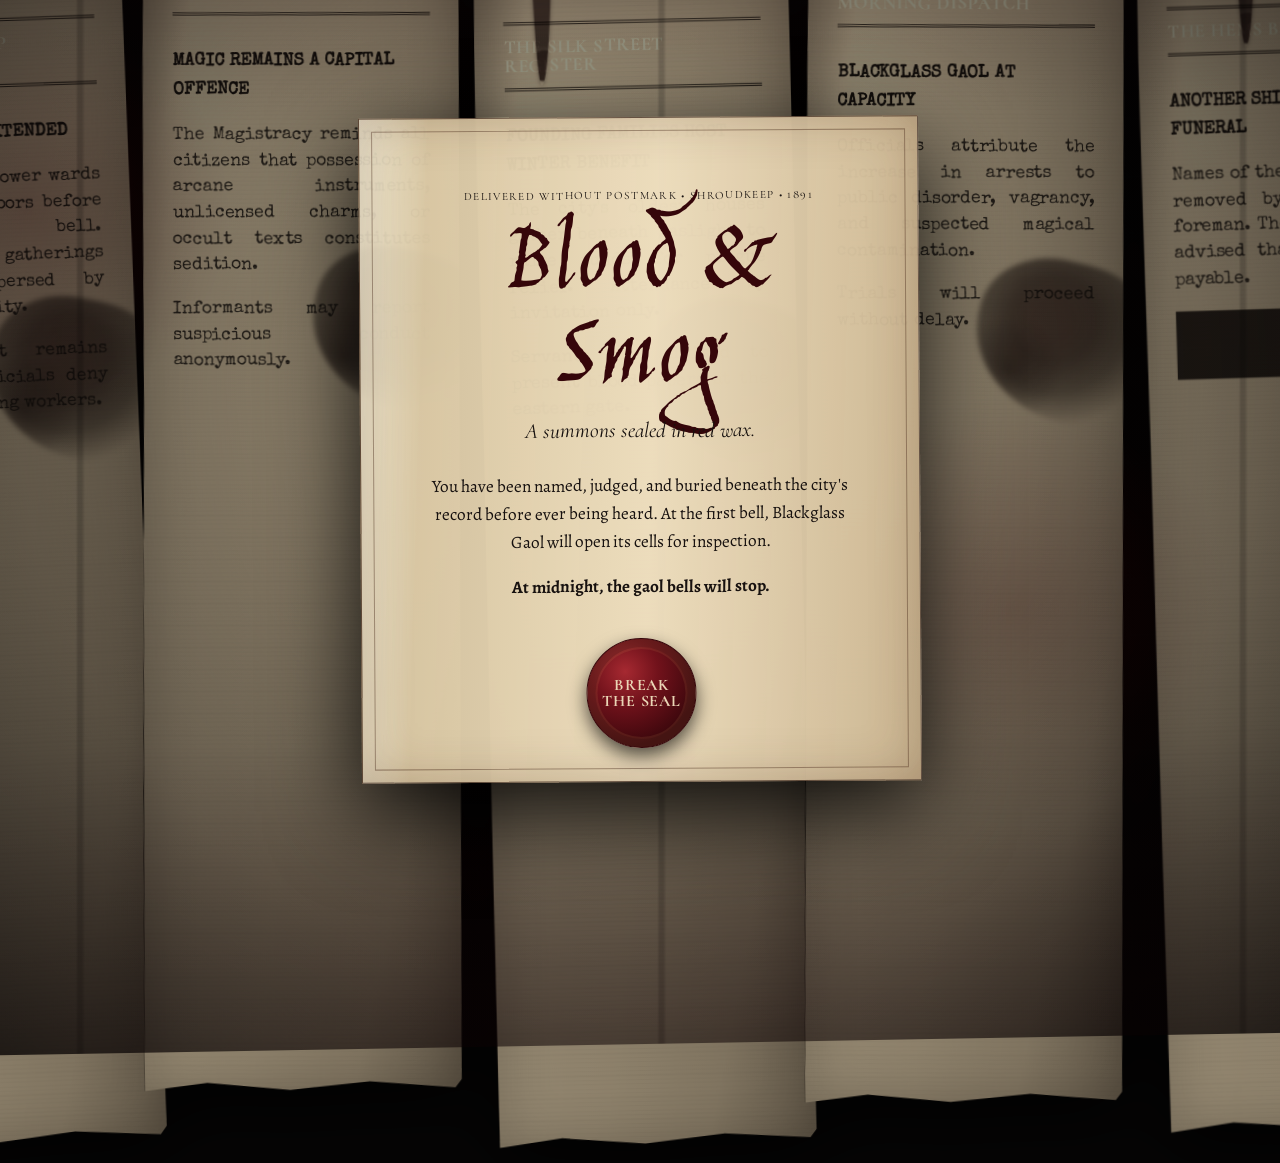
<file: index.html>
<!doctype html>
<html lang="en">
<head>
  <meta charset="utf-8">
  <meta name="viewport" content="width=device-width, initial-scale=1">
  <meta name="description" content="Blood & Smog — a gothic horror campaign set in Shroudkeep, 1891.">
  <title>Blood & Smog | Break the Seal</title>
  <link rel="stylesheet" href="styles.css">
</head>
<body class="landing-page">
  <div class="newspaper-wall" aria-hidden="true">
    <article class="news-column"><h2>The Shroudkeep Chronicle</h2><strong>PLAGUE CURFEW EXTENDED</strong><p>Citizens of the lower wards are ordered indoors before the ninth bell. Unauthorized gatherings will be dispersed by Sentinel authority.</p><p>Factory output remains unaffected. Officials deny reports of missing workers.</p></article>
    <article class="news-column"><h2>Evening Gazette</h2><strong>MAGIC REMAINS A CAPITAL OFFENCE</strong><p>The Magistracy reminds all citizens that possession of arcane instruments, unlicensed charms, or occult texts constitutes sedition.</p><p>Informants may report suspicious conduct anonymously.</p></article>
    <article class="news-column"><h2>The Silk Street Register</h2><strong>FOUNDING FAMILIES HOST WINTER BENEFIT</strong><p>The city's oldest houses gather beneath gaslight to raise funds for plague relief. Attendance by invitation only.</p><p>Servants are advised to present blood papers at the eastern gate.</p></article>
    <article class="news-column"><h2>Morning Dispatch</h2><strong>BLACKGLASS GAOL AT CAPACITY</strong><p>Officials attribute the increase in arrests to public disorder, vagrancy, and suspected magical contamination.</p><p>Trials will proceed without delay.</p></article>
    <article class="news-column"><h2>The Hems Broadside</h2><strong>ANOTHER SHIFT, ANOTHER FUNERAL</strong><p>Names of the dead have been removed by order of the foreman. Their families are advised that debts remain payable.</p><p class="redacted">Someone is keeping a second list.</p></article>
  </div>

  <main class="letter" aria-label="Sealed campaign invitation">
    <p class="document-kicker">Delivered without postmark • Shroudkeep • 1891</p>
    <h1 class="landing-title">Blood &amp; Smog</h1>
    <p class="landing-subtitle">A summons sealed in red wax.</p>
    <p class="letter-copy">You have been named, judged, and buried beneath the city's record before ever being heard. At the first bell, Blackglass Gaol will open its cells for inspection.</p>
    <p class="letter-copy"><strong>At midnight, the gaol bells will stop.</strong></p>
    <button class="seal-button" id="breakSeal" aria-label="Break the wax seal and enter">Break<br>the Seal</button>
  </main>

  <div class="transition-overlay" id="transitionOverlay"></div>
  <script>
    document.getElementById('breakSeal').addEventListener('click', () => {
      const crack = document.createElement('div');
      crack.className = 'seal-crack';
      document.body.appendChild(crack);
      document.getElementById('transitionOverlay').classList.add('active');
      setTimeout(() => window.location.href = 'home.html', 900);
    });
  </script>
<script src="script.js"></script></body>
</html>
</file>
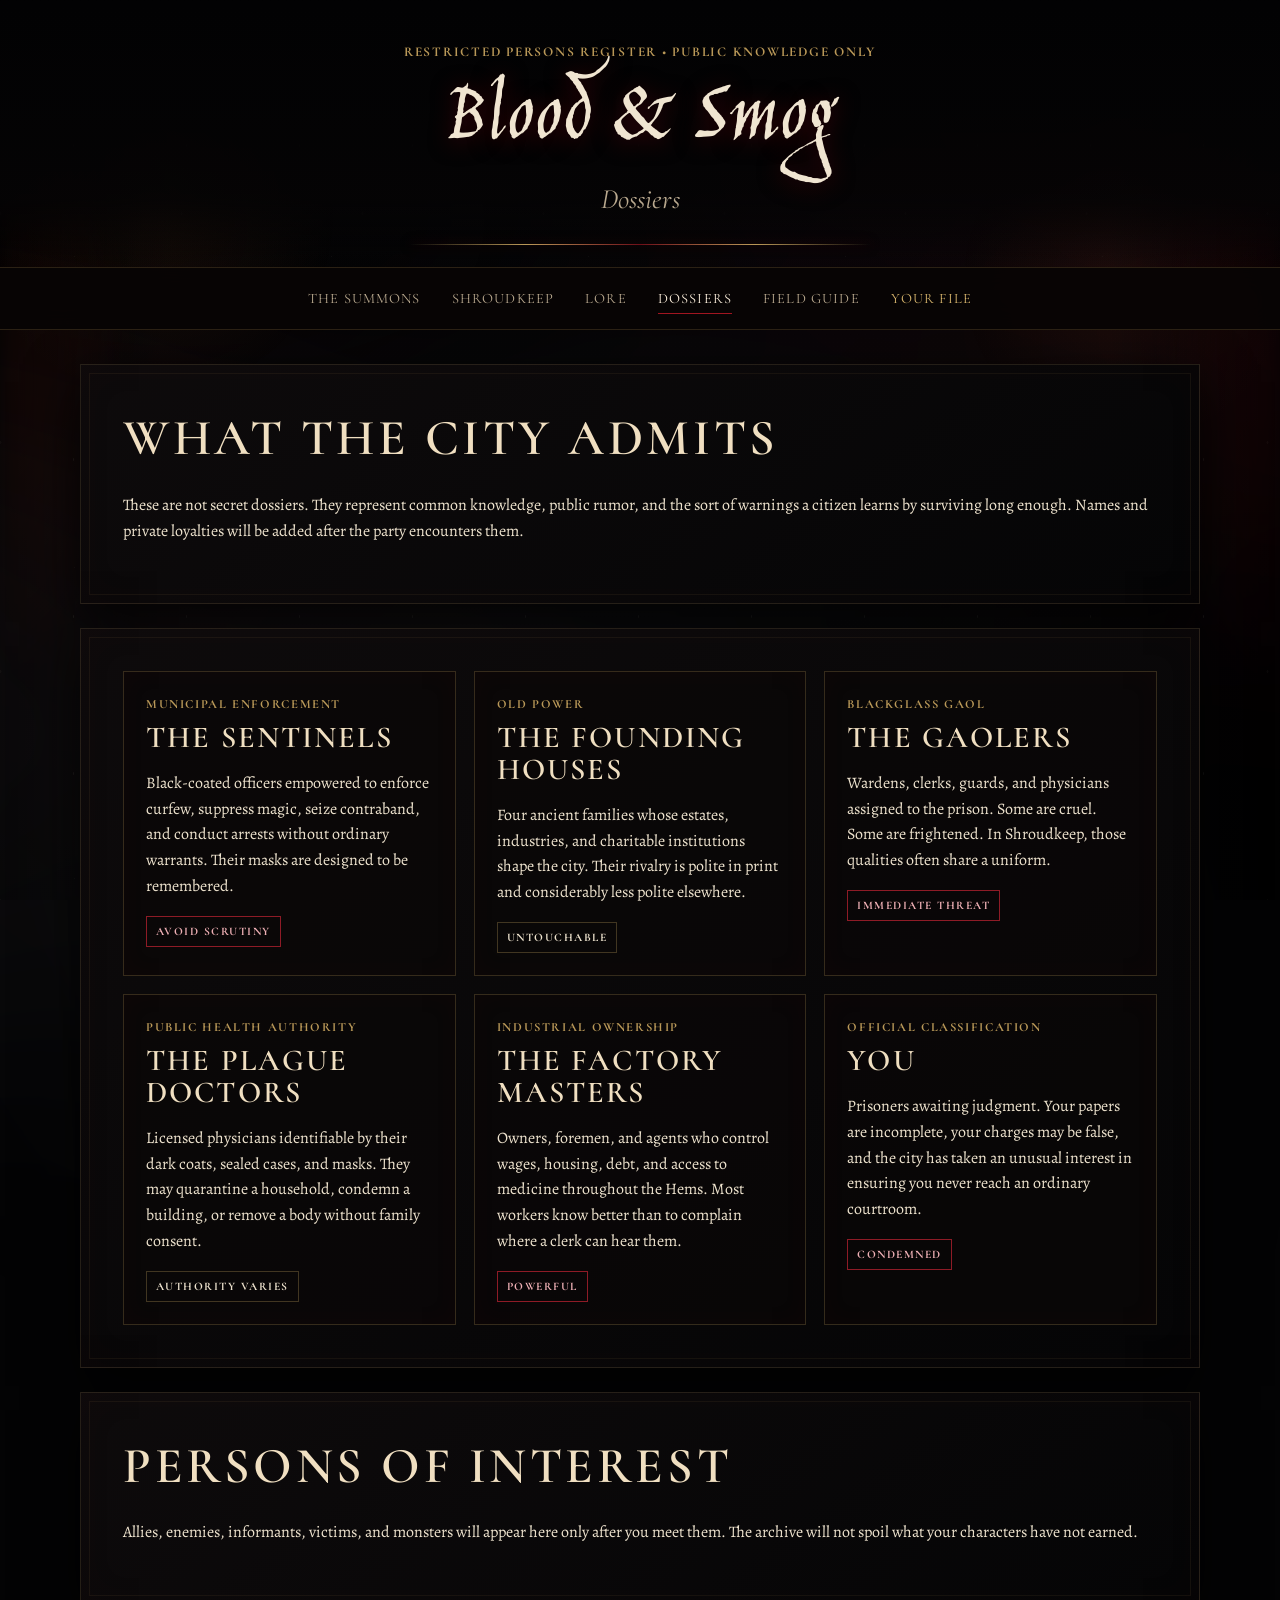
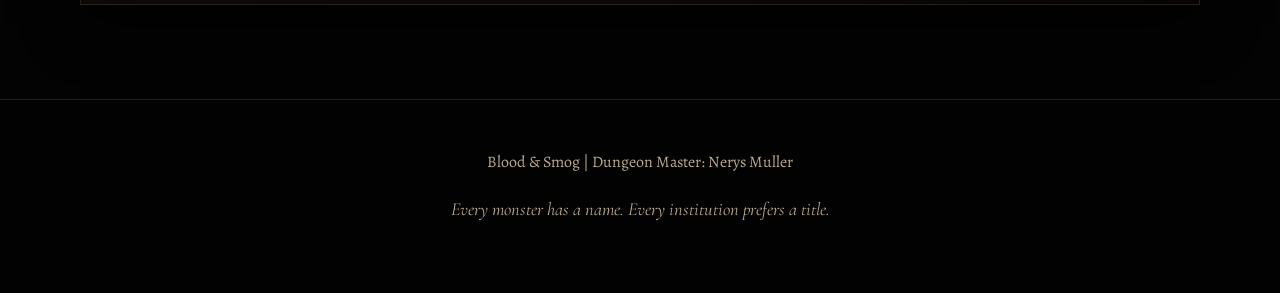
<file: characters.html>
<!doctype html>
<html lang="en"><head><meta charset="utf-8"><meta name="viewport" content="width=device-width, initial-scale=1">
<meta name="description" content="Public dossiers for Blood & Smog Session One"><title>Dossiers | Blood & Smog</title><link rel="stylesheet" href="styles.css"></head>
<body><div class="ash"></div><div class="blood-rain"></div><div class="page-transition" id="pageTransition"></div><div class="site-shell">
<header class="main-header"><p class="eyebrow">Restricted Persons Register • Public Knowledge Only</p><h1 class="title-main">Blood &amp; Smog</h1><p class="subtitle">Dossiers</p><div class="divider"></div></header>
<nav class="main-nav"><a href="home.html" class="nav-link">The Summons</a><a href="maps.html" class="nav-link">Shroudkeep</a><a href="lore.html" class="nav-link">Lore</a><a href="characters.html" class="nav-link active">Dossiers</a><a href="quick-rules.html" class="nav-link">Field Guide</a><a href="players.html" class="nav-link special">Your File</a></nav>
<main class="container">
<section class="section"><h2>What the City Admits</h2><p>These are not secret dossiers. They represent common knowledge, public rumor, and the sort of warnings a citizen learns by surviving long enough. Names and private loyalties will be added after the party encounters them.</p></section>
<section class="section"><div class="dossier-grid">
<article class="dossier-card"><p class="record-label">Municipal enforcement</p><h3>The Sentinels</h3><p>Black-coated officers empowered to enforce curfew, suppress magic, seize contraband, and conduct arrests without ordinary warrants. Their masks are designed to be remembered.</p><span class="status status-danger">Avoid scrutiny</span></article>
<article class="dossier-card"><p class="record-label">Old power</p><h3>The Founding Houses</h3><p>Four ancient families whose estates, industries, and charitable institutions shape the city. Their rivalry is polite in print and considerably less polite elsewhere.</p><span class="status">Untouchable</span></article>
<article class="dossier-card"><p class="record-label">Blackglass Gaol</p><h3>The Gaolers</h3><p>Wardens, clerks, guards, and physicians assigned to the prison. Some are cruel. Some are frightened. In Shroudkeep, those qualities often share a uniform.</p><span class="status status-danger">Immediate threat</span></article>
<article class="dossier-card"><p class="record-label">Public health authority</p><h3>The Plague Doctors</h3><p>Licensed physicians identifiable by their dark coats, sealed cases, and masks. They may quarantine a household, condemn a building, or remove a body without family consent.</p><span class="status">Authority varies</span></article>
<article class="dossier-card"><p class="record-label">Industrial ownership</p><h3>The Factory Masters</h3><p>Owners, foremen, and agents who control wages, housing, debt, and access to medicine throughout the Hems. Most workers know better than to complain where a clerk can hear them.</p><span class="status status-danger">Powerful</span></article>
<article class="dossier-card"><p class="record-label">Official classification</p><h3>You</h3><p>Prisoners awaiting judgment. Your papers are incomplete, your charges may be false, and the city has taken an unusual interest in ensuring you never reach an ordinary courtroom.</p><span class="status status-danger">Condemned</span></article>
</div></section>
<section class="section"><h2>Persons of Interest</h2><p>Allies, enemies, informants, victims, and monsters will appear here only after you meet them. The archive will not spoil what your characters have not earned.</p></section>
</main>
<footer class="main-footer"><p>Blood &amp; Smog | Dungeon Master: Nerys Muller</p><p class="footer-quote">Every monster has a name. Every institution prefers a title.</p></footer></div><script src="script.js"></script></body></html>
</file>
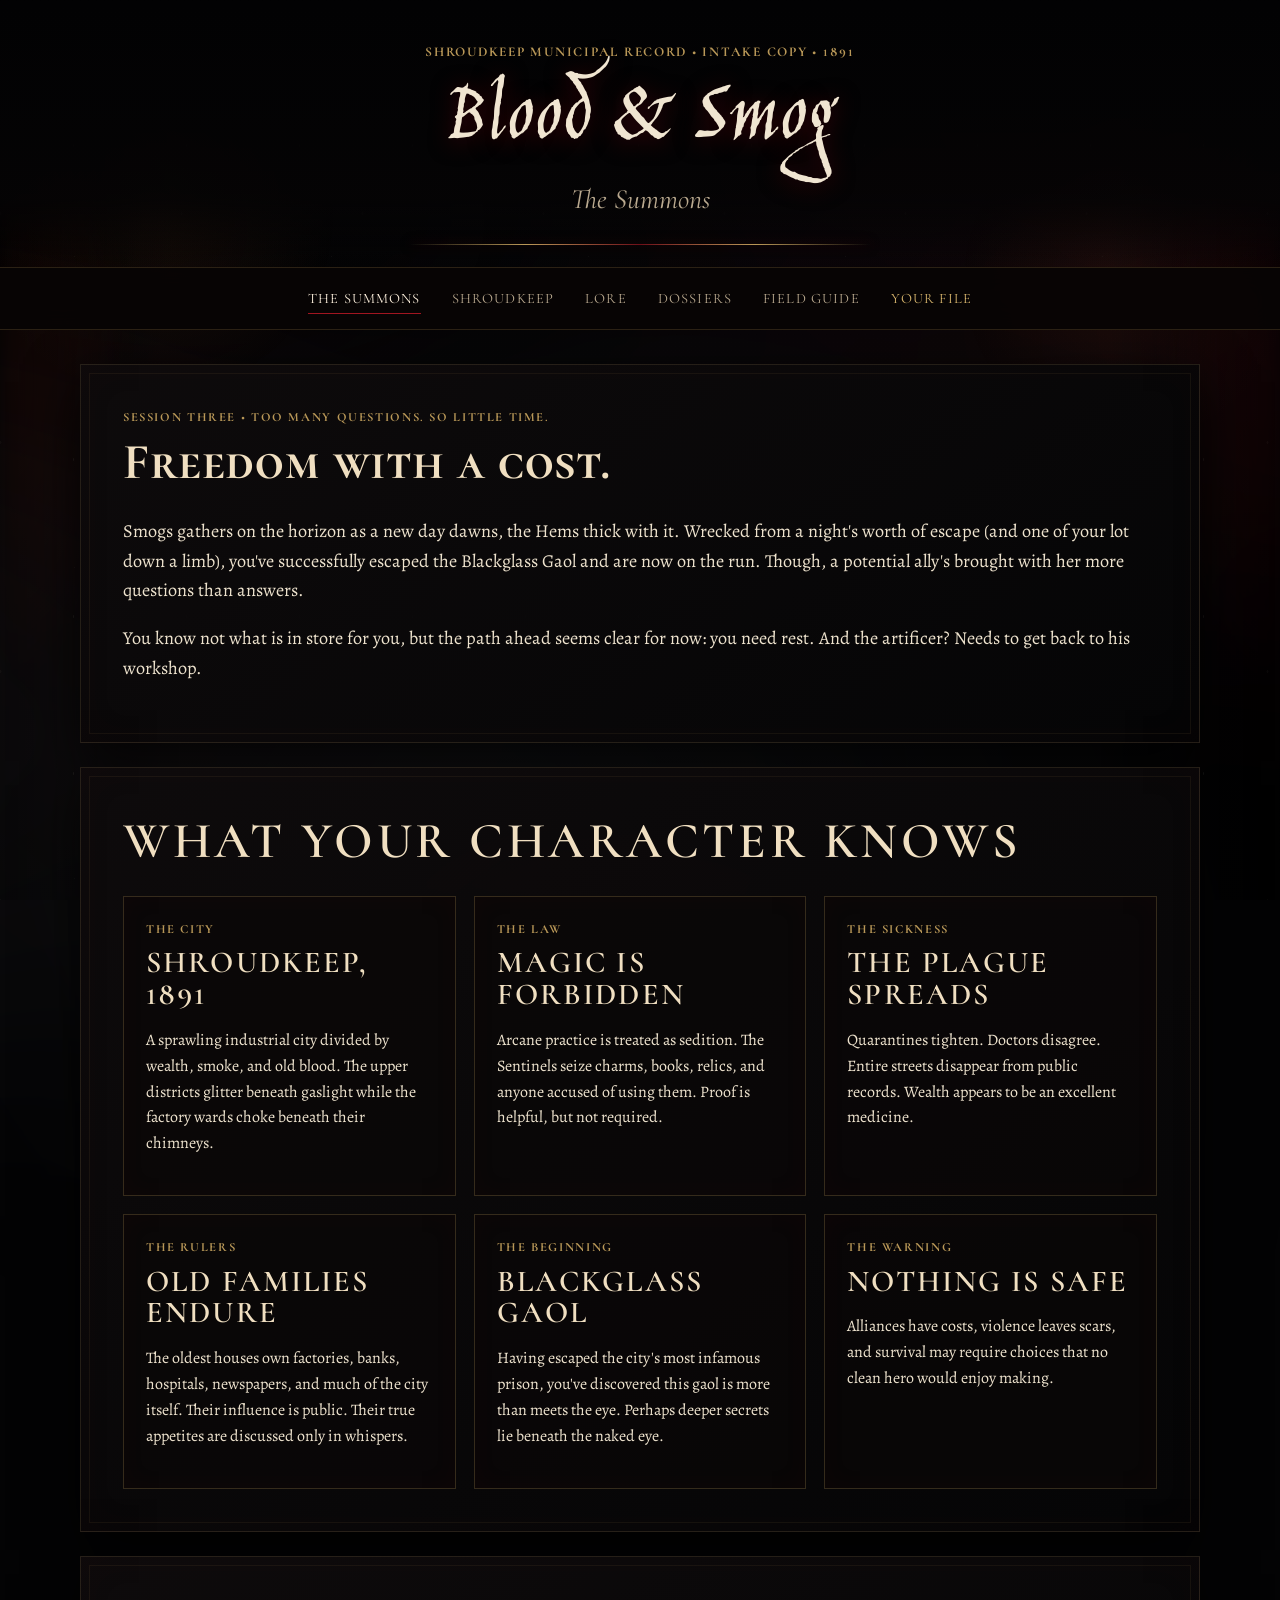
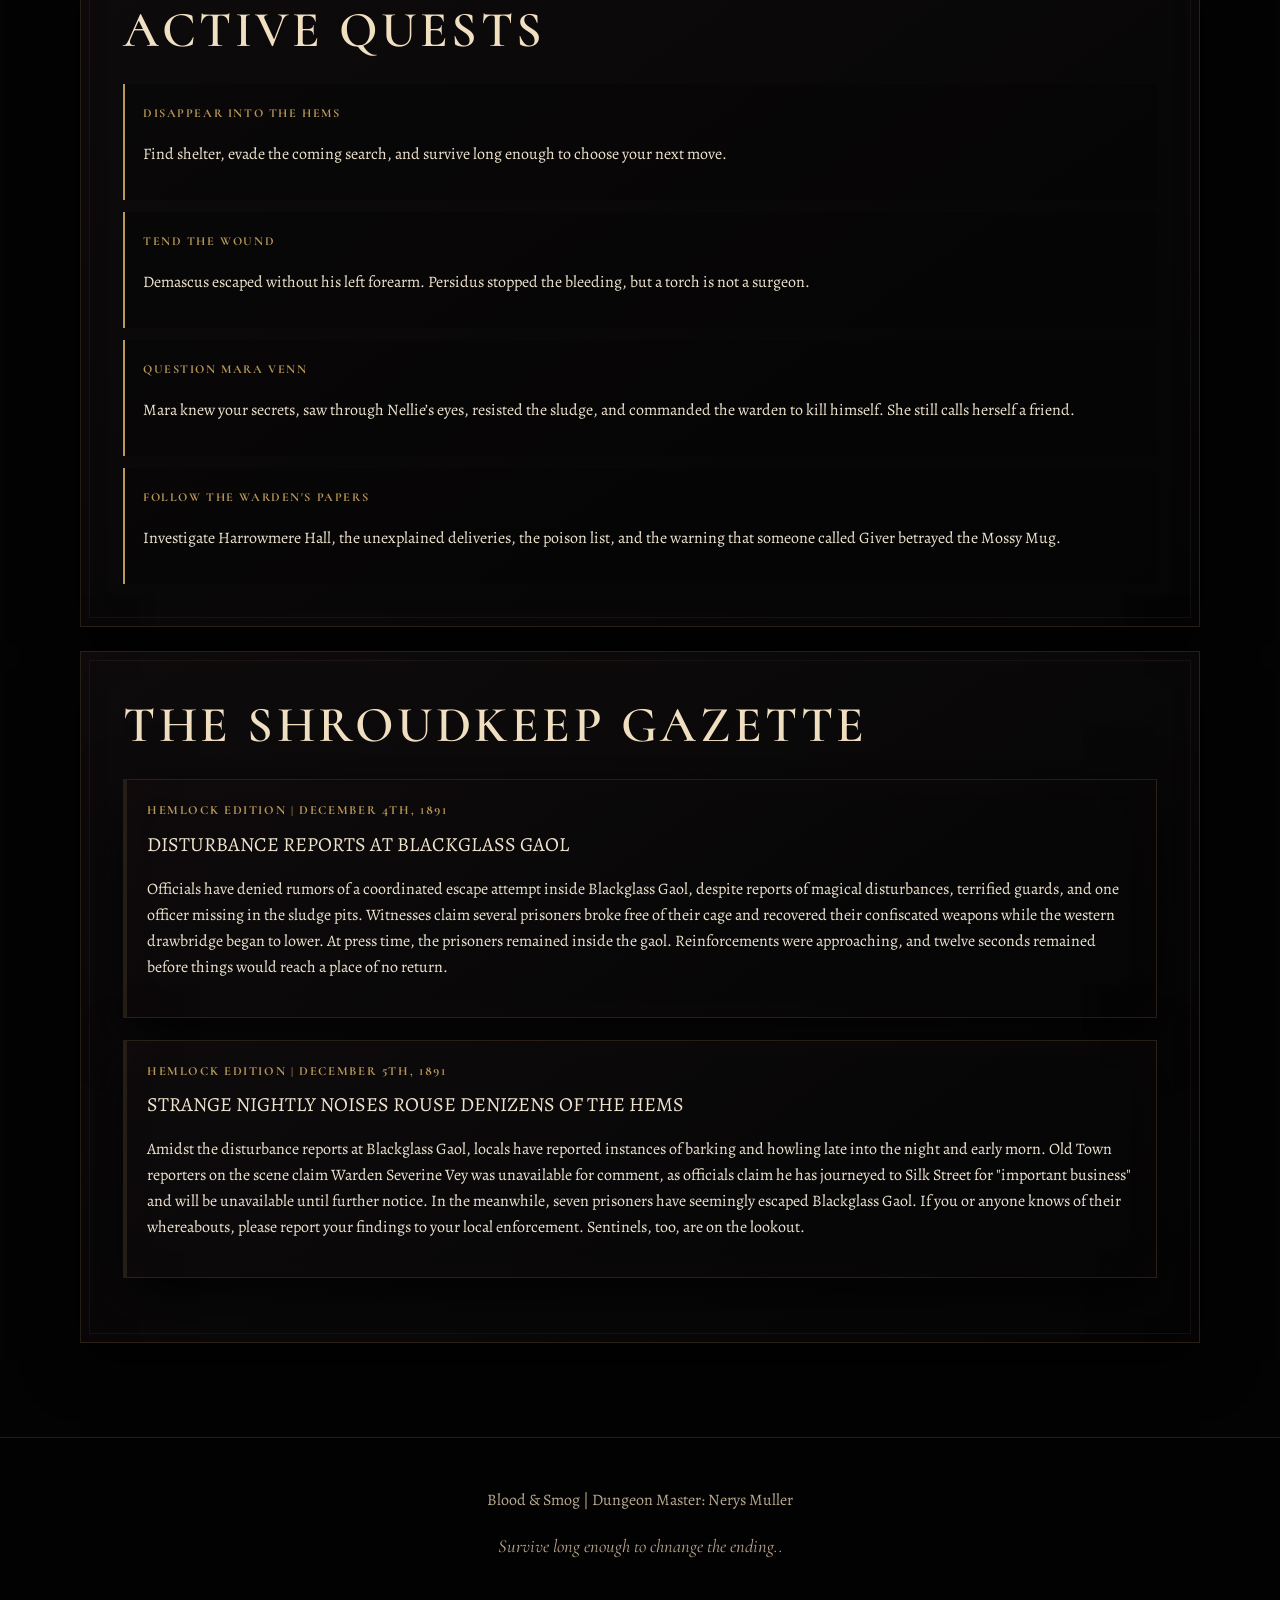
<file: home.html>
<!doctype html>
<html lang="en"><head><meta charset="utf-8"><meta name="viewport" content="width=device-width, initial-scale=1">
<meta name="description" content="Session One introduction for Blood & Smog"><title>The Summons | Blood & Smog</title><link rel="stylesheet" href="styles.css"></head>
<body><div class="ash"></div><div class="blood-rain"></div><div class="page-transition" id="pageTransition"></div><div class="site-shell">
<header class="main-header"><p class="eyebrow">Shroudkeep Municipal Record • Intake Copy • 1891</p><h1 class="title-main">Blood &amp; Smog</h1><p class="subtitle">The Summons</p><div class="divider"></div></header>
<nav class="main-nav"><a href="home.html" class="nav-link active">The Summons</a><a href="maps.html" class="nav-link">Shroudkeep</a><a href="lore.html" class="nav-link">Lore</a><a href="characters.html" class="nav-link">Dossiers</a><a href="quick-rules.html" class="nav-link">Field Guide</a><a href="players.html" class="nav-link special">Your File</a></nav>
<main class="container">
<section class="intro-hero"><div class="hero-content"><p class="record-label">Session Three • Too many questions. So little time.</p><h2>Freedom with a cost.</h2><p class="hero-text">Smogs gathers on the horizon as a new day dawns, the Hems thick with it. Wrecked from a night's worth of escape (and one of your lot down a limb), you've successfully escaped the Blackglass Gaol and are now on the run. Though, a potential ally's brought with her more questions than answers.</p><p class="hero-text">You know not what is in store for you, but the path ahead seems clear for now: you need rest. And the artificer? Needs to get back to his workshop. </p></div></section>

<section class="section"><h2>What Your Character Knows</h2><div class="card-grid">
<article class="card"><p class="record-label">The city</p><h3>Shroudkeep, 1891</h3><p>A sprawling industrial city divided by wealth, smoke, and old blood. The upper districts glitter beneath gaslight while the factory wards choke beneath their chimneys.</p></article>
<article class="card"><p class="record-label">The law</p><h3>Magic Is Forbidden</h3><p>Arcane practice is treated as sedition. The Sentinels seize charms, books, relics, and anyone accused of using them. Proof is helpful, but not required.</p></article>
<article class="card"><p class="record-label">The sickness</p><h3>The Plague Spreads</h3><p>Quarantines tighten. Doctors disagree. Entire streets disappear from public records. Wealth appears to be an excellent medicine.</p></article>
<article class="card"><p class="record-label">The rulers</p><h3>Old Families Endure</h3><p>The oldest houses own factories, banks, hospitals, newspapers, and much of the city itself. Their influence is public. Their true appetites are discussed only in whispers.</p></article>
<article class="card"><p class="record-label">The beginning</p><h3>Blackglass Gaol</h3><p>Having escaped the city's most infamous prison, you've discovered this gaol is more than meets the eye. Perhaps deeper secrets lie beneath the naked eye.</p></article>
<article class="card"><p class="record-label">The warning</p><h3>Nothing Is Safe</h3><p>Alliances have costs, violence leaves scars, and survival may require choices that no clean hero would enjoy making.</p></article>
</div></section>

<section class="section"><h2>Active Quests</h2><div class="update-list">
<div class="update-item"><span class="update-date">Disappear Into the Hems</span><p>Find shelter, evade the coming search, and survive long enough to choose your next move.</p></div>
<div class="update-item"><span class="update-date">Tend the Wound</span><p>Demascus escaped without his left forearm. Persidus stopped the bleeding, but a torch is not a surgeon.</p></div>
<div class="update-item"><span class="update-date">Question Mara Venn</span><p>Mara knew your secrets, saw through Nellie’s eyes, resisted the sludge, and commanded the warden to kill himself. She still calls herself a friend.</p></div>
<div class="update-item"><span class="update-date">Follow the Warden's Papers</span><p>Investigate Harrowmere Hall, the unexplained deliveries, the poison list, and the warning that someone called Giver betrayed the Mossy Mug.</p></div>
</div></section>

<section class="section"><h2>The Shroudkeep Gazette</h2><div class="warning-box"><p class="record-label">Hemlock Edition | December 4th, 1891</p><p style="font-size:1.25rem;color:var(--bone);margin:.4rem 0;">DISTURBANCE REPORTS AT BLACKGLASS GAOL</p><p>Officials have denied rumors of a coordinated escape attempt inside Blackglass Gaol, despite reports of magical disturbances, terrified guards, and one officer missing in the sludge pits. Witnesses claim several prisoners broke free of their cage and recovered their confiscated weapons while the western drawbridge began to lower. At press time, the prisoners remained inside the gaol. Reinforcements were approaching, and twelve seconds remained before things would reach a place of no return.</p></div>
<div class="warning-box"><p class="record-label">Hemlock Edition | December 5th, 1891</p><p style="font-size:1.25rem;color:var(--bone);margin:.4rem 0;">STRANGE NIGHTLY NOISES ROUSE DENIZENS OF THE HEMS</p><p>Amidst the disturbance reports at Blackglass Gaol, locals have reported instances of barking and howling late into the night and early morn. Old Town reporters on the scene claim Warden Severine Vey was unavailable for comment, as officials claim he has journeyed to Silk Street for "important business" and will be unavailable until further notice. In the meanwhile, seven prisoners have seemingly escaped Blackglass Gaol. If you or anyone knows of their whereabouts, please report your findings to your local enforcement. Sentinels, too, are on the lookout.</p></div>
</div></section>
  
</main>
<footer class="main-footer"><p>Blood &amp; Smog | Dungeon Master: Nerys Muller</p><p class="footer-quote">Survive long enough to chnange the ending..</p></footer></div><script src="script.js"></script></body></html>
</file>
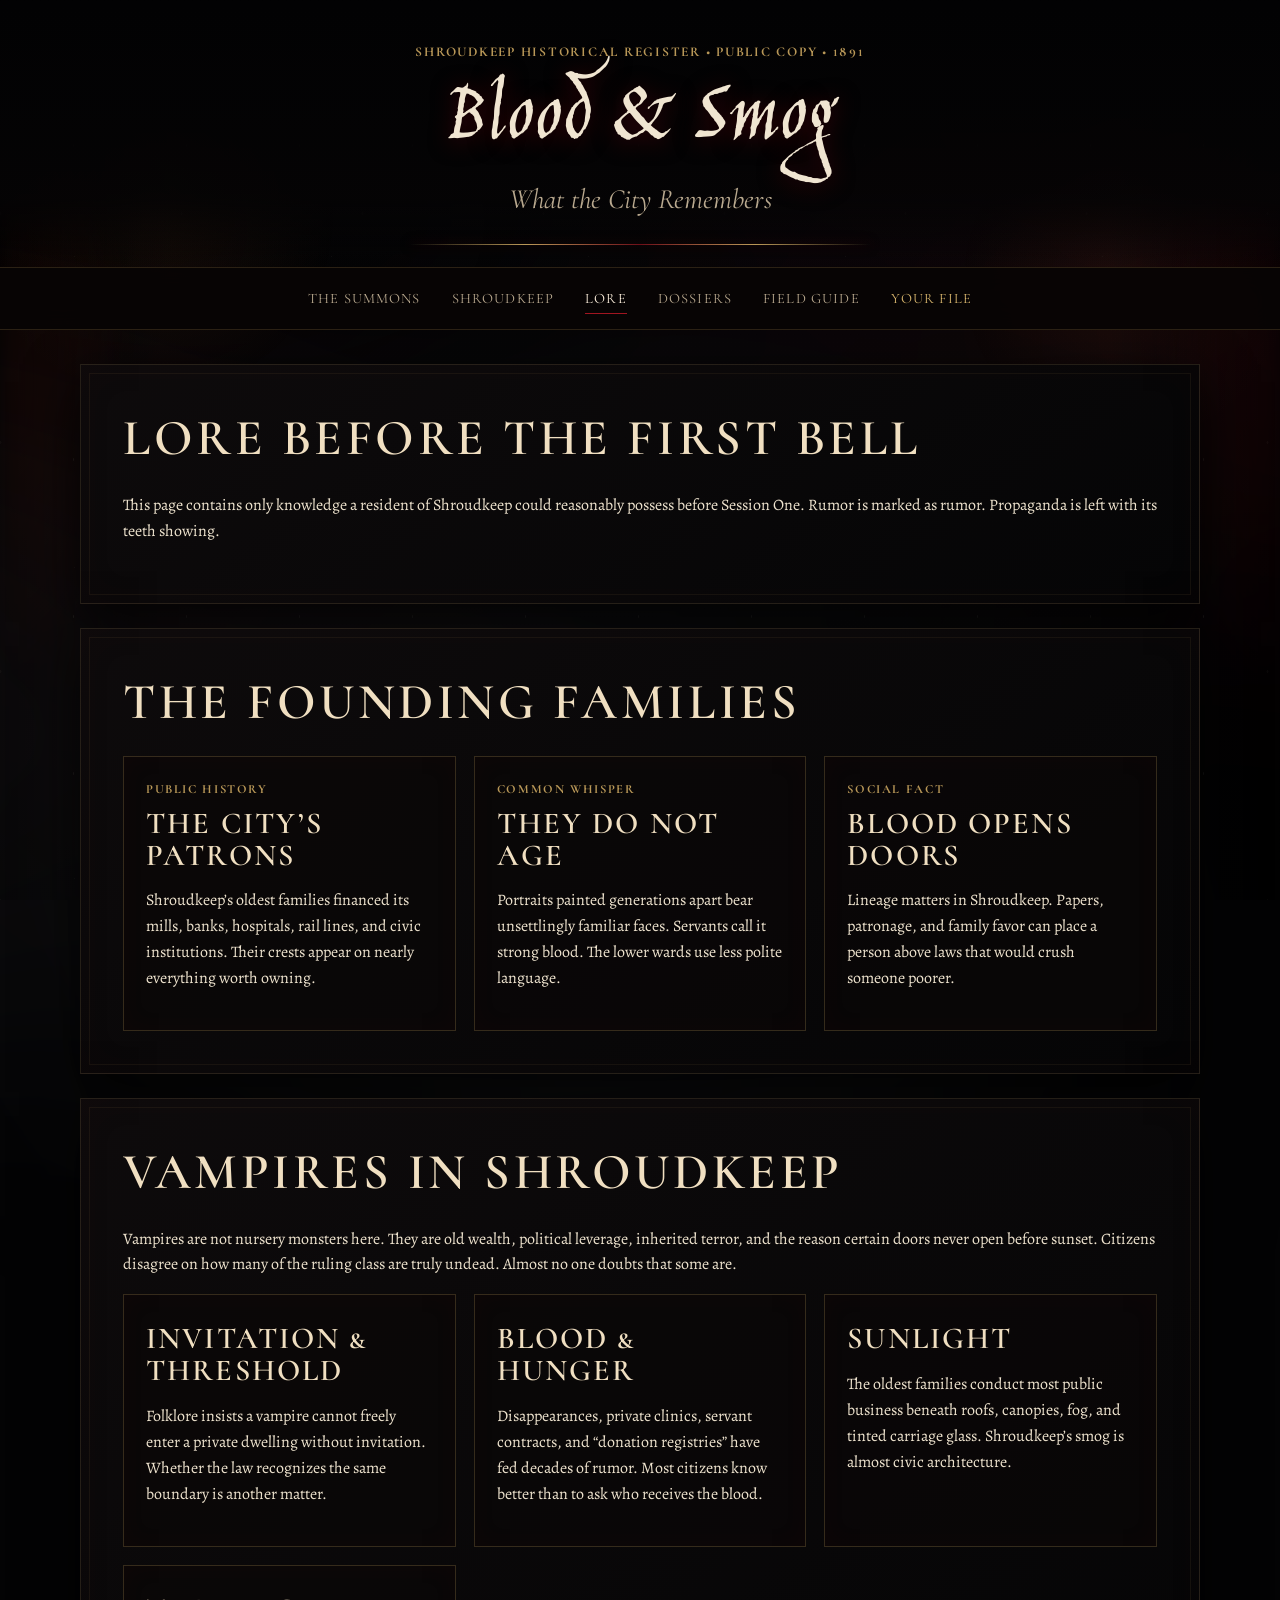
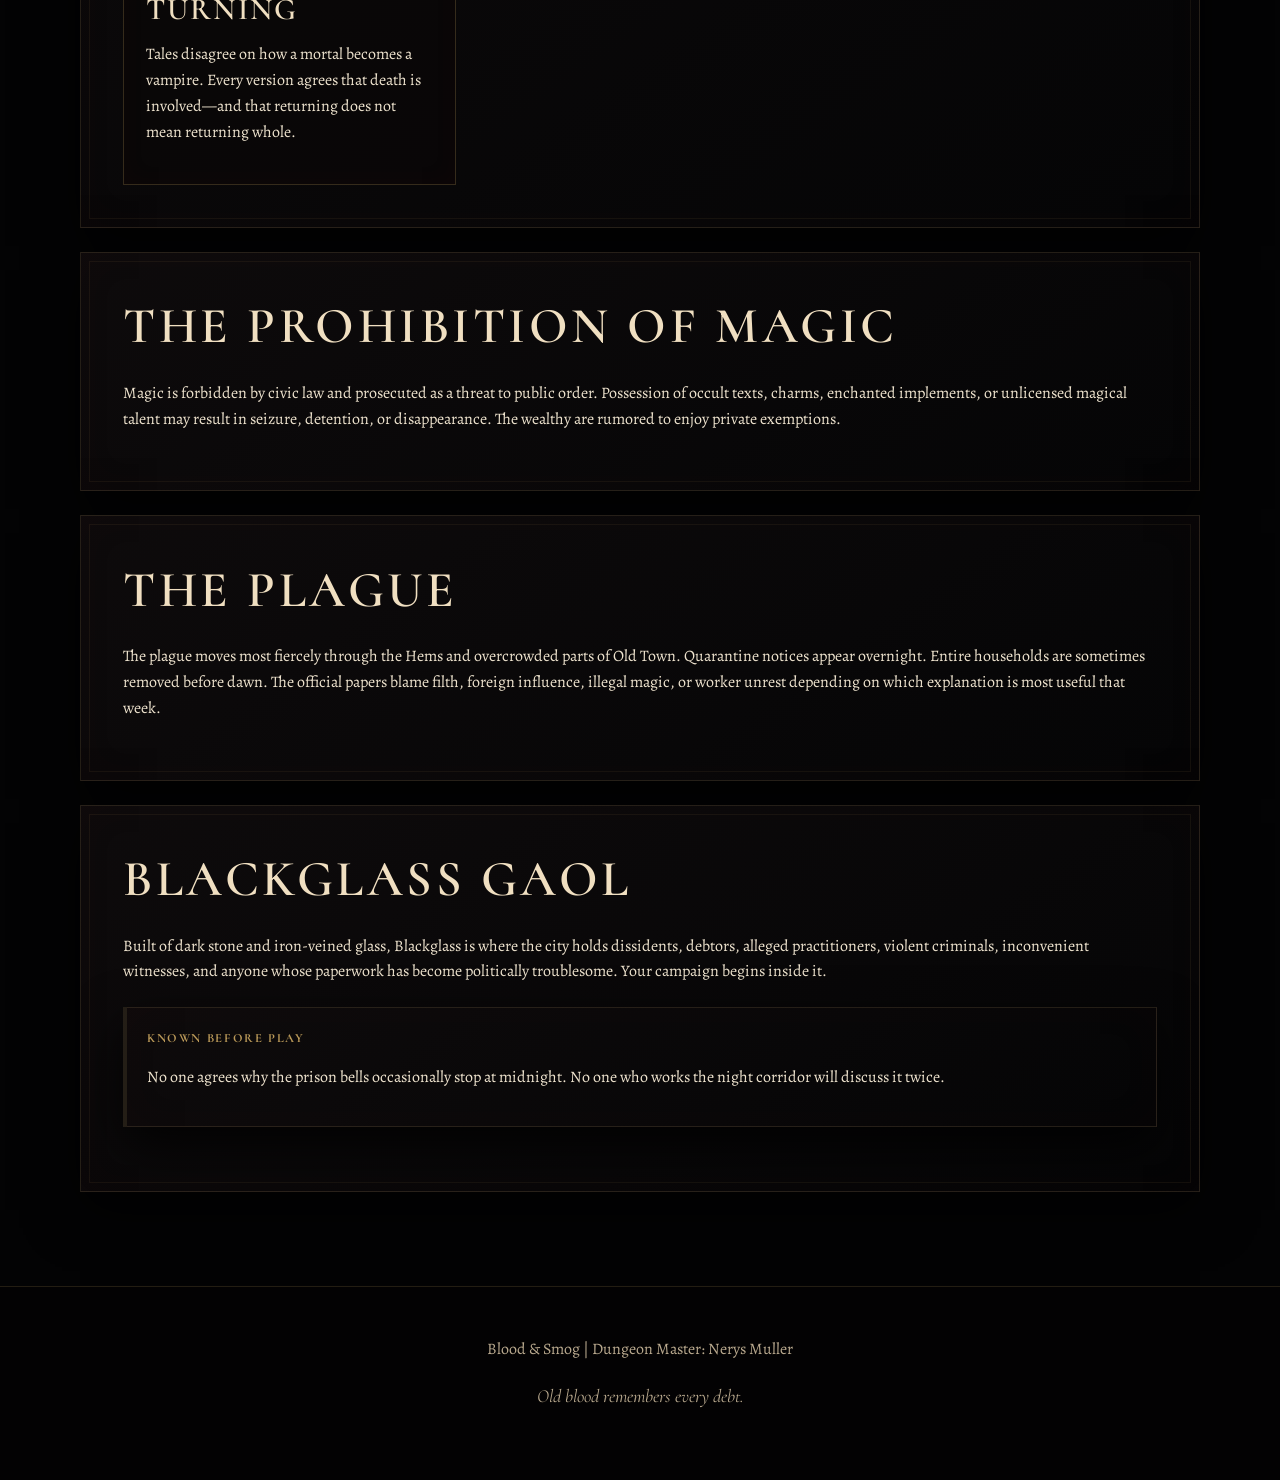
<file: lore.html>
<!doctype html>
<html lang="en"><head><meta charset="utf-8"><meta name="viewport" content="width=device-width, initial-scale=1">
<meta name="description" content="Public lore for Blood & Smog before Session One"><title>Lore | Blood & Smog</title><link rel="stylesheet" href="styles.css"></head>
<body><div class="ash"></div><div class="blood-rain"></div><div class="page-transition" id="pageTransition"></div><div class="site-shell">
<header class="main-header"><p class="eyebrow">Shroudkeep Historical Register • Public Copy • 1891</p><h1 class="title-main">Blood &amp; Smog</h1><p class="subtitle">What the City Remembers</p><div class="divider"></div></header>
<nav class="main-nav"><a href="home.html" class="nav-link">The Summons</a><a href="maps.html" class="nav-link">Shroudkeep</a><a href="lore.html" class="nav-link active">Lore</a><a href="characters.html" class="nav-link">Dossiers</a><a href="quick-rules.html" class="nav-link">Field Guide</a><a href="players.html" class="nav-link special">Your File</a></nav>
<main class="container">
<section class="section"><h2>Lore Before the First Bell</h2><p>This page contains only knowledge a resident of Shroudkeep could reasonably possess before Session One. Rumor is marked as rumor. Propaganda is left with its teeth showing.</p></section>
<section class="section"><h2>The Founding Families</h2><div class="card-grid">
<article class="card"><p class="record-label">Public history</p><h3>The City’s Patrons</h3><p>Shroudkeep’s oldest families financed its mills, banks, hospitals, rail lines, and civic institutions. Their crests appear on nearly everything worth owning.</p></article>
<article class="card"><p class="record-label">Common whisper</p><h3>They Do Not Age</h3><p>Portraits painted generations apart bear unsettlingly familiar faces. Servants call it strong blood. The lower wards use less polite language.</p></article>
<article class="card"><p class="record-label">Social fact</p><h3>Blood Opens Doors</h3><p>Lineage matters in Shroudkeep. Papers, patronage, and family favor can place a person above laws that would crush someone poorer.</p></article>
</div></section>
<section class="section"><h2>Vampires in Shroudkeep</h2><p>Vampires are not nursery monsters here. They are old wealth, political leverage, inherited terror, and the reason certain doors never open before sunset. Citizens disagree on how many of the ruling class are truly undead. Almost no one doubts that some are.</p><div class="rule-grid">
<div class="rule-card"><h3>Invitation &amp; Threshold</h3><p>Folklore insists a vampire cannot freely enter a private dwelling without invitation. Whether the law recognizes the same boundary is another matter.</p></div>
<div class="rule-card"><h3>Blood &amp; Hunger</h3><p>Disappearances, private clinics, servant contracts, and “donation registries” have fed decades of rumor. Most citizens know better than to ask who receives the blood.</p></div>
<div class="rule-card"><h3>Sunlight</h3><p>The oldest families conduct most public business beneath roofs, canopies, fog, and tinted carriage glass. Shroudkeep’s smog is almost civic architecture.</p></div>
<div class="rule-card"><h3>Turning</h3><p>Tales disagree on how a mortal becomes a vampire. Every version agrees that death is involved—and that returning does not mean returning whole.</p></div>
</div></section>
<section class="section"><h2>The Prohibition of Magic</h2><p>Magic is forbidden by civic law and prosecuted as a threat to public order. Possession of occult texts, charms, enchanted implements, or unlicensed magical talent may result in seizure, detention, or disappearance. The wealthy are rumored to enjoy private exemptions.</p></section>
<section class="section"><h2>The Plague</h2><p>The plague moves most fiercely through the Hems and overcrowded parts of Old Town. Quarantine notices appear overnight. Entire households are sometimes removed before dawn. The official papers blame filth, foreign influence, illegal magic, or worker unrest depending on which explanation is most useful that week.</p></section>
<section class="section"><h2>Blackglass Gaol</h2><p>Built of dark stone and iron-veined glass, Blackglass is where the city holds dissidents, debtors, alleged practitioners, violent criminals, inconvenient witnesses, and anyone whose paperwork has become politically troublesome. Your campaign begins inside it.</p><div class="warning-box"><p class="record-label">Known before play</p><p>No one agrees why the prison bells occasionally stop at midnight. No one who works the night corridor will discuss it twice.</p></div></section>
</main>
<footer class="main-footer"><p>Blood &amp; Smog | Dungeon Master: Nerys Muller</p><p class="footer-quote">Old blood remembers every debt.</p></footer></div><script src="script.js"></script></body></html>
</file>
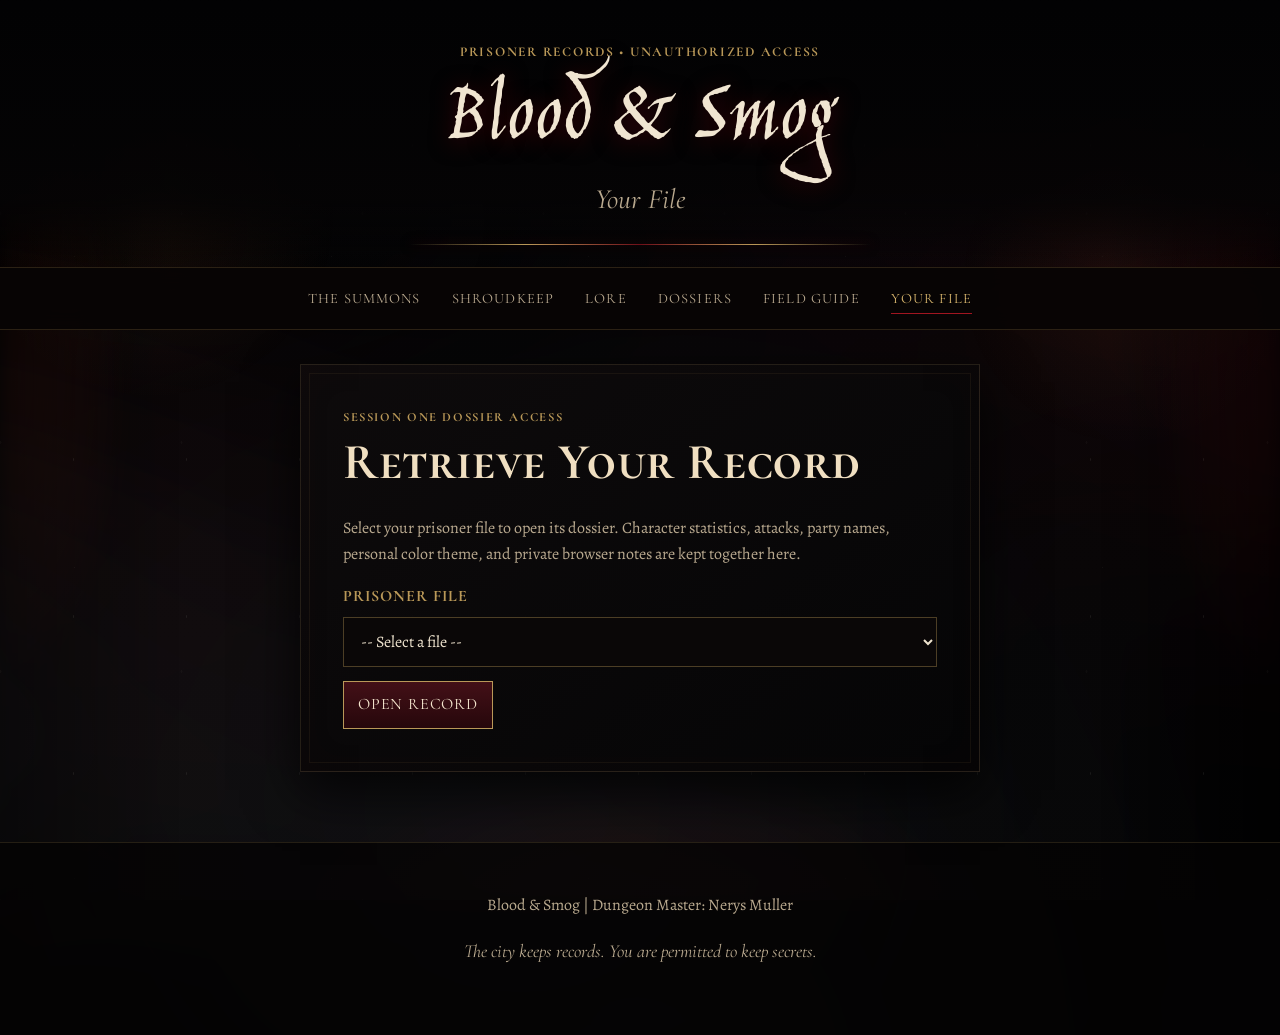
<file: players.html>
<!doctype html>
<html lang="en"><head><meta charset="utf-8"><meta name="viewport" content="width=device-width, initial-scale=1"><title>Your File | Blood & Smog</title><link rel="stylesheet" href="styles.css"></head>
<body><div class="ash"></div><div class="blood-rain"></div><div class="page-transition" id="pageTransition"></div><div class="site-shell">
<header class="main-header"><p class="eyebrow">Prisoner Records • Unauthorized Access</p><h1 class="title-main">Blood &amp; Smog</h1><p class="subtitle">Your File</p><div class="divider"></div></header>
<nav class="main-nav"><a href="home.html" class="nav-link">The Summons</a><a href="maps.html" class="nav-link">Shroudkeep</a><a href="lore.html" class="nav-link">Lore</a><a href="characters.html" class="nav-link">Dossiers</a><a href="quick-rules.html" class="nav-link">Field Guide</a><a href="players.html" class="nav-link special active">Your File</a></nav>
<main class="container">
<div id="loginSection" class="login-container"><p class="record-label">Session One dossier access</p><h2>Retrieve Your Record</h2><p style="color:var(--paper-dim);">Select your prisoner file to open its dossier. Character statistics, attacks, party names, personal color theme, and private browser notes are kept together here.</p><form id="loginForm" action="javascript:void(0);" novalidate><div class="form-group"><label for="playerSelect">Prisoner File</label><select id="playerSelect" required><option value="">-- Select a file --</option><option value="player1">Prisoner One</option><option value="player2">Prisoner Two</option><option value="player3">Prisoner Three</option><option value="player4">Prisoner Four</option><option value="player5">Prisoner Five</option></select></div><button type="button" class="login-button" id="openRecordBtn">Open Record</button><p class="error-message" id="errorMessage" hidden></p></form></div>
<div id="playerDashboard" class="player-dashboard"><div class="dashboard-header"><div><p class="record-label">Blackglass Gaol • Intake copy</p><h2 id="playerName">Record Retrieved</h2><p id="playerClass" class="player-class"></p></div><button class="logout-button" id="logoutBtn">Close Record</button></div>
<section class="dossier-theme-panel" aria-label="Dossier color theme">
  <div>
    <p class="record-label">Personal dossier styling</p>
    <h3>Choose Your File Color</h3>
    <p>Your selection is saved in this browser.</p>
  </div>
  <div class="theme-options" role="group" aria-label="Dossier themes">
    <button type="button" class="theme-btn" data-theme="oxblood">Oxblood</button>
    <button type="button" class="theme-btn" data-theme="emerald">Emerald</button>
    <button type="button" class="theme-btn" data-theme="sapphire">Sapphire</button>
    <button type="button" class="theme-btn" data-theme="amethyst">Amethyst</button>
    <button type="button" class="theme-btn" data-theme="amber">Amber</button>
    <button type="button" class="theme-btn" data-theme="rose">Rose</button>
    <button type="button" class="theme-btn" data-theme="silver">Silver</button>
  </div>
</section>
<div class="dashboard-grid">
<section class="dashboard-section wide"><h3>Prisoner Summary</h3><div class="stat-grid"><div class="stat-card large-card"><h4>Identity</h4><p><strong>Name:</strong> <span id="charName"></span></p><p><strong>Species:</strong> <span id="charRace"></span></p><p><strong>Class:</strong> <span id="charClass"></span></p><p><strong>Level:</strong> <span id="charLevel"></span></p><p><strong>Background:</strong> <span id="charBackground"></span></p></div><div class="stat-card"><h4>Hit Points</h4><div class="result-value"><span id="currentHP"></span>/<span id="maxHP"></span></div></div><div class="stat-card"><h4>Armor Class</h4><div class="result-value" id="armorClass"></div></div><div class="stat-card large-card"><h4>Ability Scores</h4><div class="abilities-grid" id="abilitiesGrid"></div></div><div class="stat-card large-card"><h4>Common Attacks</h4><div id="attacksList"></div></div></div></section>
<section class="dashboard-section"><h3>Dice Roller</h3><div class="dice-buttons"><button class="dice-btn" data-dice="4">d4</button><button class="dice-btn" data-dice="6">d6</button><button class="dice-btn" data-dice="8">d8</button><button class="dice-btn" data-dice="10">d10</button><button class="dice-btn" data-dice="12">d12</button><button class="dice-btn" data-dice="20">d20</button><button class="dice-btn" data-dice="100">d100</button></div><div class="form-group" style="margin-top:14px;"><label for="diceModifier">Modifier</label><input type="number" id="diceModifier" value="0"></div><div class="dice-result-display"><div class="record-label">Result</div><div class="result-value" id="resultValue">--</div><div id="resultBreakdown"></div></div><div id="historyList"></div></section>
<section class="dashboard-section"><h3>Before the Cell Opens</h3><div class="update-list"><div class="update-item"><span class="update-date">Know</span><p>Your Armor Class, maximum Hit Points, spell save DC, and the attacks you use most often.</p></div><div class="update-item"><span class="update-date">Choose</span><p>Your accusation, one person you protect, and one institution you hate.</p></div><div class="update-item"><span class="update-date">Remember</span><p>You can describe an attempt without knowing the rule. The table will help with the mechanics.</p></div></div></section>
<section class="dashboard-section" id="sessionNotesSection"><h3>Session Notes</h3></section><section class="dashboard-section" id="inventoryNotesSection"><h3>Important Items</h3></section><section class="dashboard-section" id="relationshipNotesSection"><h3>Contacts</h3></section><section class="dashboard-section" id="theoriesNotesSection"><h3>Theories &amp; Suspicions</h3></section>
<section class="dashboard-section"><h3>The Other Prisoners</h3><div id="partyList"></div></section>
</div><p style="text-align:center;color:var(--paper-dim);margin-top:28px;">Notes are stored only in this browser. Clearing site data clears the record.</p></div>
</main><footer class="main-footer"><p>Blood &amp; Smog | Dungeon Master: Nerys Muller</p><p class="footer-quote">The city keeps records. You are permitted to keep secrets.</p></footer></div><script src="player-script.js"></script><script src="script.js"></script></body></html>
</file>
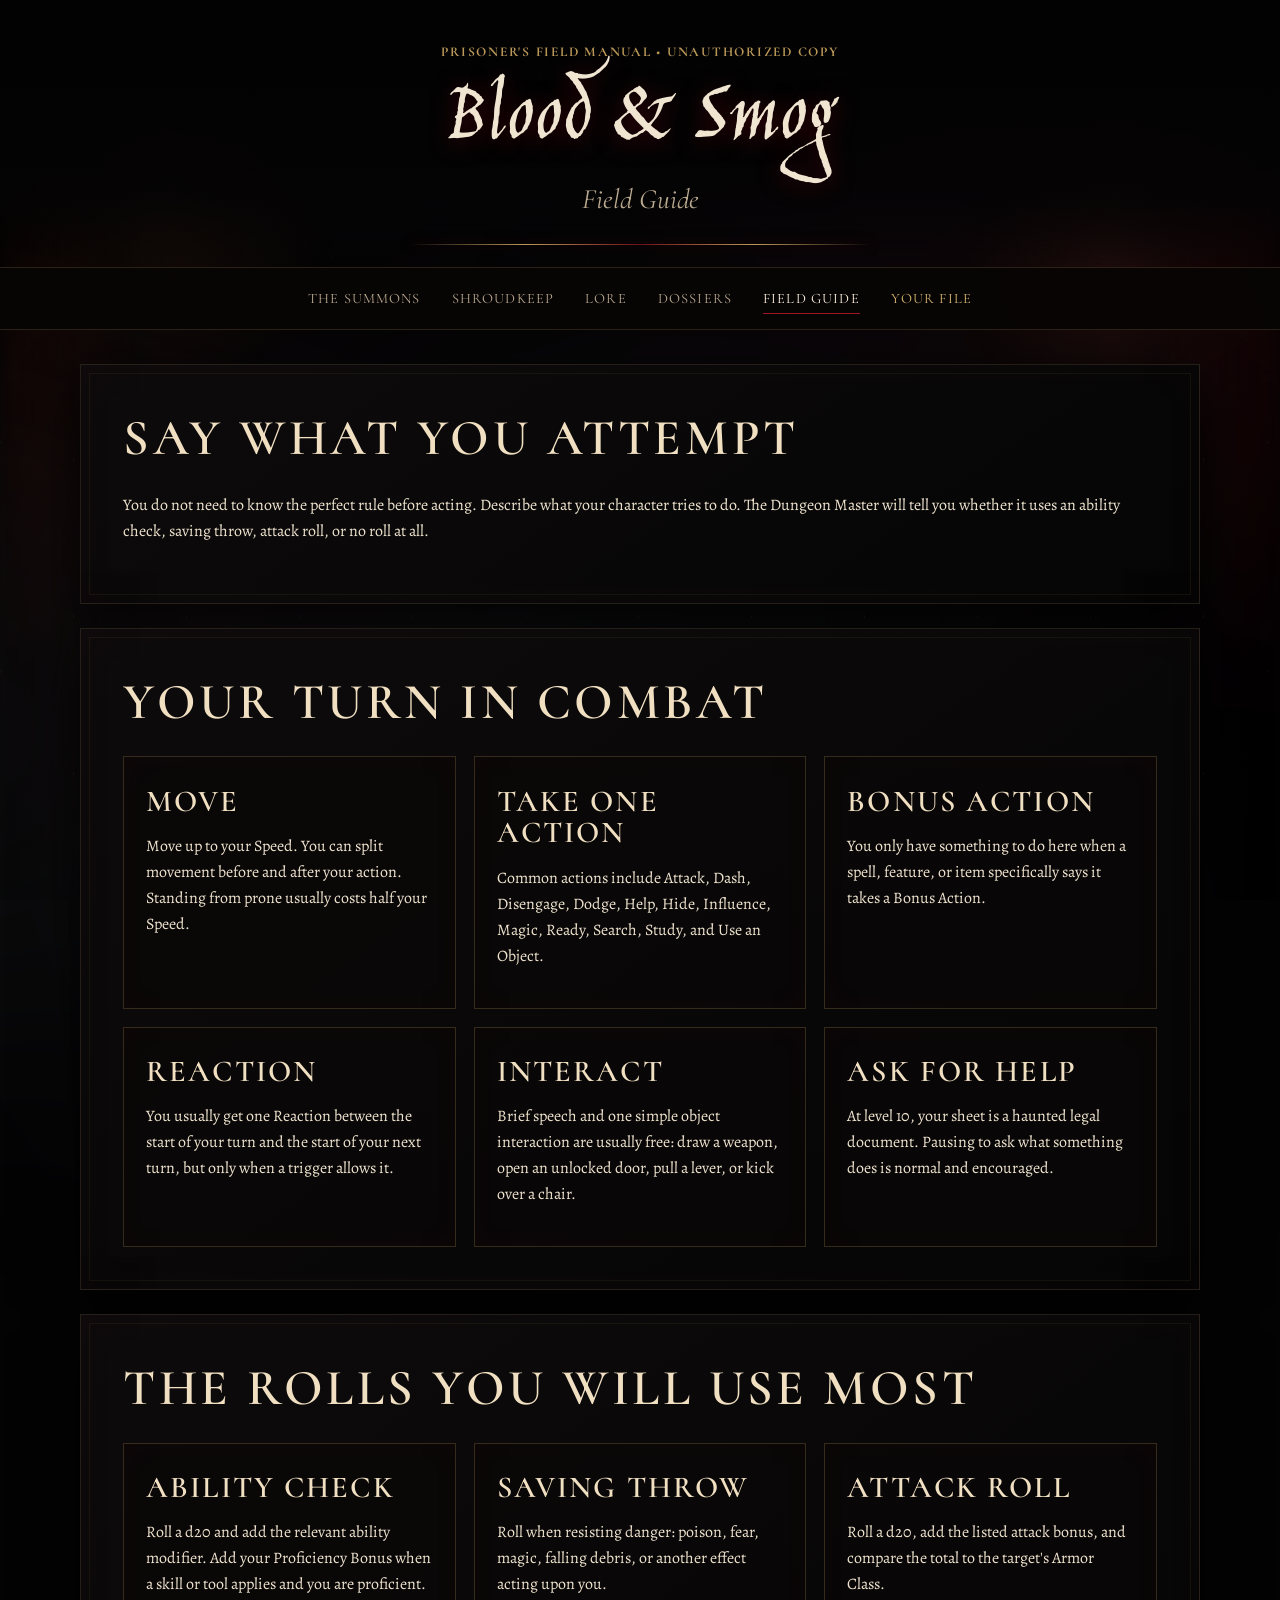
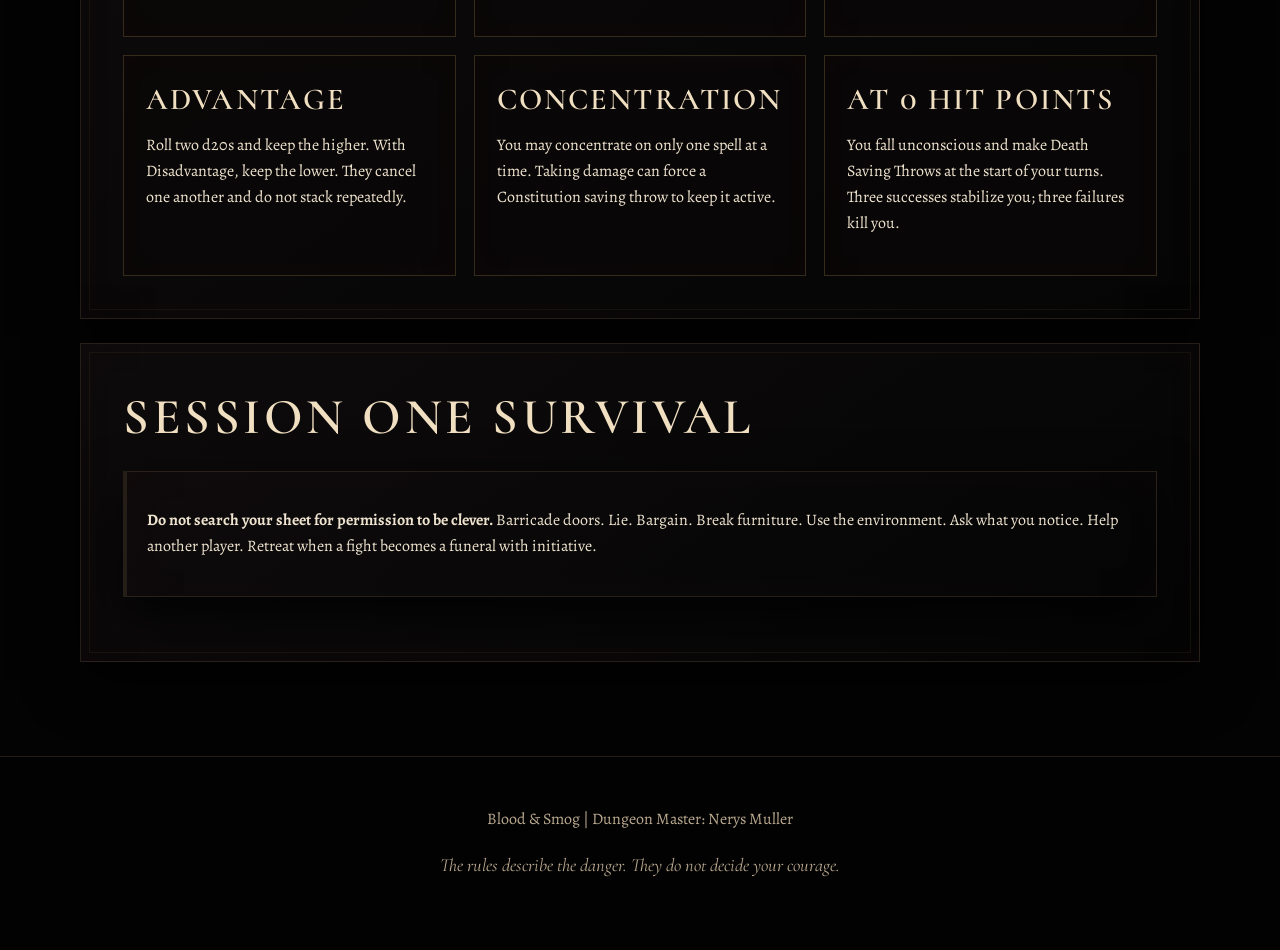
<file: quick-rules.html>
<!doctype html>
<html lang="en"><head><meta charset="utf-8"><meta name="viewport" content="width=device-width, initial-scale=1">
<meta name="description" content="Beginner field guide for Blood & Smog"><title>Field Guide | Blood & Smog</title><link rel="stylesheet" href="styles.css"></head>
<body><div class="ash"></div><div class="blood-rain"></div><div class="page-transition" id="pageTransition"></div><div class="site-shell">
<header class="main-header"><p class="eyebrow">Prisoner's Field Manual • Unauthorized Copy</p><h1 class="title-main">Blood &amp; Smog</h1><p class="subtitle">Field Guide</p><div class="divider"></div></header>
<nav class="main-nav"><a href="home.html" class="nav-link">The Summons</a><a href="maps.html" class="nav-link">Shroudkeep</a><a href="lore.html" class="nav-link">Lore</a><a href="characters.html" class="nav-link">Dossiers</a><a href="quick-rules.html" class="nav-link active">Field Guide</a><a href="players.html" class="nav-link special">Your File</a></nav>
<main class="container">
<section class="section"><h2>Say What You Attempt</h2><p>You do not need to know the perfect rule before acting. Describe what your character tries to do. The Dungeon Master will tell you whether it uses an ability check, saving throw, attack roll, or no roll at all.</p></section>
<section class="section"><h2>Your Turn in Combat</h2><div class="rule-grid">
<article class="rule-card"><h3>Move</h3><p>Move up to your Speed. You can split movement before and after your action. Standing from prone usually costs half your Speed.</p></article>
<article class="rule-card"><h3>Take One Action</h3><p>Common actions include Attack, Dash, Disengage, Dodge, Help, Hide, Influence, Magic, Ready, Search, Study, and Use an Object.</p></article>
<article class="rule-card"><h3>Bonus Action</h3><p>You only have something to do here when a spell, feature, or item specifically says it takes a Bonus Action.</p></article>
<article class="rule-card"><h3>Reaction</h3><p>You usually get one Reaction between the start of your turn and the start of your next turn, but only when a trigger allows it.</p></article>
<article class="rule-card"><h3>Interact</h3><p>Brief speech and one simple object interaction are usually free: draw a weapon, open an unlocked door, pull a lever, or kick over a chair.</p></article>
<article class="rule-card"><h3>Ask for Help</h3><p>At level 10, your sheet is a haunted legal document. Pausing to ask what something does is normal and encouraged.</p></article>
</div></section>
<section class="section"><h2>The Rolls You Will Use Most</h2><div class="rule-grid">
<article class="rule-card"><h3>Ability Check</h3><p>Roll a d20 and add the relevant ability modifier. Add your Proficiency Bonus when a skill or tool applies and you are proficient.</p></article>
<article class="rule-card"><h3>Saving Throw</h3><p>Roll when resisting danger: poison, fear, magic, falling debris, or another effect acting upon you.</p></article>
<article class="rule-card"><h3>Attack Roll</h3><p>Roll a d20, add the listed attack bonus, and compare the total to the target's Armor Class.</p></article>
<article class="rule-card"><h3>Advantage</h3><p>Roll two d20s and keep the higher. With Disadvantage, keep the lower. They cancel one another and do not stack repeatedly.</p></article>
<article class="rule-card"><h3>Concentration</h3><p>You may concentrate on only one spell at a time. Taking damage can force a Constitution saving throw to keep it active.</p></article>
<article class="rule-card"><h3>At 0 Hit Points</h3><p>You fall unconscious and make Death Saving Throws at the start of your turns. Three successes stabilize you; three failures kill you.</p></article>
</div></section>
<section class="section"><h2>Session One Survival</h2><div class="warning-box"><p><strong>Do not search your sheet for permission to be clever.</strong> Barricade doors. Lie. Bargain. Break furniture. Use the environment. Ask what you notice. Help another player. Retreat when a fight becomes a funeral with initiative.</p></div></section>
</main>
<footer class="main-footer"><p>Blood &amp; Smog | Dungeon Master: Nerys Muller</p><p class="footer-quote">The rules describe the danger. They do not decide your courage.</p></footer></div><script src="script.js"></script></body></html>
</file>
<file: styles.css>
@import url('https://fonts.googleapis.com/css2?family=Alegreya:ital,wght@0,400;0,500;0,600;0,700;1,400;1,600&family=Cormorant+Garamond:ital,wght@0,500;0,600;0,700;1,600&family=Cormorant+SC:wght@500;600;700&family=Jim+Nightshade&family=Special+Elite&family=Grenze+Gotisch:wght@400;500;600;700&display=swap');

:root{
  --ink:#17110f;--ink-soft:#2b201c;--paper:#d8c8aa;--paper-light:#eee3ce;--paper-dim:#b9a98f;
  --blood:#6f0f18;--blood-dark:#2b0509;--blood-bright:#a01520;--gold:#b99858;--bronze:#755e3f;
  --night:#070606;--panel:rgba(18,12,11,.91);--line:rgba(185,152,88,.34);--shadow:rgba(0,0,0,.78);
}
*{box-sizing:border-box}html{scroll-behavior:smooth}body{margin:0;color:var(--paper-light);font-family:'Alegreya',serif;background:#080606;line-height:1.62;min-height:100vh}a{color:inherit}button,input,select,textarea{font:inherit}
body:not(.landing-page)::before{content:"";position:fixed;inset:0;z-index:-5;background:
radial-gradient(circle at 8% 18%,rgba(130,12,23,.18),transparent 26%),
radial-gradient(circle at 93% 27%,rgba(150,38,25,.14),transparent 24%),
linear-gradient(rgba(7,5,5,.82),rgba(7,5,5,.93)),
repeating-radial-gradient(ellipse at center,#17100f 0 2px,#0c0808 3px 7px);background-size:auto,auto,auto,40px 34px}
body:not(.landing-page)::after{content:"";position:fixed;inset:-12%;z-index:-4;pointer-events:none;background:radial-gradient(circle at 18% 48%,rgba(135,24,21,.18),transparent 19%),radial-gradient(circle at 83% 55%,rgba(155,43,24,.14),transparent 18%);filter:blur(18px);animation:candleFlicker 7s ease-in-out infinite alternate}
@keyframes candleFlicker{0%,100%{opacity:.42;transform:scale(1)}35%{opacity:.65;transform:scale(1.025)}67%{opacity:.5;transform:scale(.99)}}
.ash,.soot-layer,.fog-layer,.blood-rain{position:fixed;inset:0;pointer-events:none;z-index:-2}.ash,.soot-layer{opacity:.22;background-image:radial-gradient(circle,rgba(230,218,195,.45) 0 1px,transparent 1.5px);background-size:31px 37px;animation:drift 25s linear infinite}.blood-rain{opacity:.22;background:repeating-linear-gradient(96deg,transparent 0 8vw,rgba(111,15,24,.17) 8.1vw 8.23vw,transparent 8.35vw 15vw);transform:translateY(-45%);animation:bloodFall 24s linear infinite}.fog-layer{background:radial-gradient(ellipse at 20% 60%,rgba(210,200,190,.07),transparent 45%),radial-gradient(ellipse at 80% 35%,rgba(210,200,190,.06),transparent 42%);animation:fogMove 30s ease-in-out infinite alternate}
@keyframes drift{to{transform:translate3d(-80px,120px,0)}}@keyframes bloodFall{to{transform:translateY(45%)}}@keyframes fogMove{to{transform:translateX(5%) scale(1.05)}}
.site-shell{min-height:100vh;position:relative}.container{width:min(1120px,calc(100% - 32px));margin:0 auto;padding:34px 0 70px}.main-header{text-align:center;padding:42px 20px 22px;background:linear-gradient(180deg,rgba(4,3,3,.96),rgba(10,7,7,.83) 72%,transparent)}
.eyebrow,.record-label,.update-date,.objective-status,.status,.danger-chip{font-family:'Cormorant SC',serif;text-transform:uppercase;letter-spacing:.13em;font-weight:700}.eyebrow{margin:0;color:var(--gold);font-size:.84rem}.title-main,.landing-title{font-family:'Jim Nightshade',cursive;font-weight:400}.title-main{font-size:clamp(3rem,7vw,5.6rem);line-height:.9;margin:.18em 0;color:#f0e5d1;text-shadow:0 3px 22px rgba(115,0,12,.52)}.subtitle{font-family:'Cormorant Garamond',serif;font-size:clamp(1.2rem,2.5vw,1.75rem);margin:.35rem 0;color:var(--paper-dim);font-style:italic}.divider{width:min(460px,70%);height:1px;margin:22px auto 0;background:linear-gradient(90deg,transparent,var(--gold),var(--blood),var(--gold),transparent);box-shadow:0 0 12px rgba(111,15,24,.55)}
.main-nav{position:sticky;top:0;z-index:40;display:flex;justify-content:center;flex-wrap:wrap;gap:3px;padding:9px 14px;background:rgba(8,5,5,.94);border-block:1px solid rgba(185,152,88,.2);backdrop-filter:blur(12px)}.nav-link{font-family:'Cormorant SC',serif;text-transform:uppercase;letter-spacing:.08em;text-decoration:none;padding:10px 14px;color:var(--paper-dim);font-size:.9rem;position:relative}.nav-link::after{content:"";position:absolute;left:50%;right:50%;bottom:6px;height:1px;background:var(--blood-bright);transition:.25s}.nav-link:hover,.nav-link.active{color:#fff2df}.nav-link:hover::after,.nav-link.active::after{left:14px;right:14px}.nav-link.special{color:#d9b76e}
.section,.intro-hero,.login-container,.dashboard-section,.map-details,.warning-box{background:linear-gradient(145deg,rgba(26,18,16,.94),rgba(10,7,7,.94));border:1px solid var(--line);box-shadow:0 18px 50px var(--shadow),inset 0 0 40px rgba(111,15,24,.04);position:relative}.section,.intro-hero,.login-container,.dashboard-section{padding:clamp(24px,4vw,42px);margin-bottom:24px}.section::before,.intro-hero::before,.dashboard-section::before,.login-container::before{content:"";position:absolute;inset:8px;border:1px solid rgba(185,152,88,.08);pointer-events:none}
h1,h2,h3,h4{font-family:'Cormorant Garamond',serif;color:#f0dfc1;line-height:1.05}h2{font-size:clamp(2rem,4vw,3.15rem);margin:.1em 0 .55em}h3{font-size:clamp(1.35rem,2.4vw,1.9rem);margin:.2em 0 .55em}h4{font-size:1.2rem;margin:.2em 0 .55em}.section>h2,.dashboard-section>h3,.card h3,.rule-card h3,.dossier-card h3,.location-card h3{font-family:'Cormorant SC',serif;text-transform:uppercase;letter-spacing:.055em}.record-label{font-size:.78rem;color:var(--gold);margin:0 0 8px}.hero-text{font-size:1.14rem}.card-grid,.rule-grid,.dossier-grid,.location-grid,.info-grid,.objective-grid,.evidence-grid{display:grid;grid-template-columns:repeat(auto-fit,minmax(min(100%,260px),1fr));gap:18px}.card,.rule-card,.dossier-card,.location-card,.info-card,.objective-card,.evidence-card,.stat-card{background:rgba(9,6,6,.68);border:1px solid rgba(185,152,88,.25);padding:22px;box-shadow:inset 0 0 24px rgba(111,15,24,.05)}.warning-box{padding:20px;border-left:4px solid var(--blood);margin:22px 0}.update-list{display:grid;gap:12px}.update-item{padding:16px 18px;border-left:2px solid var(--gold);background:rgba(0,0,0,.24)}.update-date{font-size:.76rem;color:var(--gold)}.status,.danger-chip,.objective-status{display:inline-block;font-size:.72rem;padding:5px 9px;border:1px solid rgba(185,152,88,.32);color:var(--paper-light)}.status-danger,.status-hostile{border-color:#8e1b26;color:#f0b1b6}.status-ally,.status-confirmed{border-color:#707b55;color:#d9e1bc}.status-suspected,.status-missing{border-color:#9a6e32;color:#efcf98}.status-unknown{border-color:#665c70;color:#d7cbe4}
.main-footer{text-align:center;padding:34px 20px 50px;color:var(--paper-dim);border-top:1px solid rgba(185,152,88,.18);background:rgba(5,3,3,.75)}.footer-quote{font-family:'Cormorant Garamond',serif;font-style:italic;font-size:1.15rem}
/* Landing */
body.landing-page{overflow:hidden;display:grid;place-items:center;background:#080505;position:relative}.newspaper-wall{position:fixed;inset:-4%;display:grid;grid-template-columns:repeat(5,minmax(260px,1fr));gap:18px;padding:7vh 2vw;z-index:0;transform:rotate(-.6deg) scale(1.04);animation:paperDrift 18s ease-in-out infinite alternate}.newspaper-wall::after{content:"";position:absolute;inset:0;background:radial-gradient(circle at 50% 45%,transparent 0 26%,rgba(5,2,2,.35) 62%,rgba(3,1,1,.82) 100%),linear-gradient(90deg,rgba(111,15,24,.13),transparent 25% 75%,rgba(111,15,24,.11));pointer-events:none}.news-column{position:relative;min-height:115vh;padding:58px 30px;background:linear-gradient(rgba(188,160,127,.88),rgba(127,101,78,.84));color:#241916;font-family:'Special Elite',monospace;box-shadow:0 0 30px #000;border:1px solid rgba(31,17,12,.55);filter:sepia(.6) contrast(1.12) brightness(.65);overflow:hidden}.news-column:nth-child(even){transform:translateY(-2.5%)}.news-column h2{font-family:'Cormorant SC',serif;text-transform:uppercase;font-size:1.15rem;border-bottom:2px solid #2a1916;padding-bottom:14px}.news-column strong{display:block;margin:30px 0 16px}.news-column::before,.news-column::after{content:"";position:absolute;border-radius:50%;background:radial-gradient(circle at 40% 35%,rgba(124,6,14,.78),rgba(54,0,6,.72) 58%,transparent 72%);filter:blur(2px)}.news-column::before{width:120px;height:170px;top:31%;right:-25px;transform:rotate(14deg)}.news-column::after{width:75px;height:220px;top:-40px;left:42%;border-radius:45% 50% 70% 60%;animation:slowDrip 11s ease-in-out infinite alternate}.redacted{background:#241313;color:transparent;padding:7px}.letter{position:relative;z-index:20;width:min(560px,calc(100vw - 34px));max-height:calc(100vh - 50px);overflow:auto;text-align:center;padding:clamp(32px,6vw,58px) clamp(28px,6vw,62px) 66px;color:var(--ink);background:linear-gradient(92deg,rgba(255,248,224,.88),rgba(220,202,166,.96) 12%,rgba(238,222,190,.98) 52%,rgba(207,185,148,.95));border:1px solid rgba(57,35,24,.75);box-shadow:0 28px 90px rgba(0,0,0,.9),inset 0 0 50px rgba(72,38,24,.25);transform:rotate(-.35deg);isolation:isolate}.letter::before{content:"";position:absolute;inset:12px;border:1px solid rgba(70,39,25,.42);z-index:-1}.document-kicker{font-family:'Cormorant SC',serif;text-transform:uppercase;letter-spacing:.12em;font-size:.7rem}.landing-title{font-size:clamp(3.5rem,10vw,6.6rem);margin:.1em 0 0;line-height:.9;color:#35060a;text-shadow:none}.landing-subtitle{font-family:'Cormorant Garamond',serif;font-style:italic;font-size:1.35rem;margin:.4rem 0 1.5rem}.letter-copy{font-size:1.08rem}.seal-button{width:110px;height:110px;margin:20px auto -118px;border-radius:50%;border:1px solid #35070b;color:#ead6b6;background:radial-gradient(circle at 35% 30%,#a62931 0,#71121b 32%,#3b070c 72%);font-family:'Cormorant SC',serif;text-transform:uppercase;letter-spacing:.05em;font-weight:700;line-height:1.05;cursor:pointer;box-shadow:0 8px 18px rgba(0,0,0,.65),inset 0 0 0 8px rgba(38,3,7,.18),inset 0 0 0 10px rgba(226,174,104,.1);transition:.25s}.seal-button:hover{transform:scale(1.06) rotate(-2deg);filter:brightness(1.15)}.transition-overlay,.page-transition{position:fixed;inset:0;z-index:999;pointer-events:none;background:#120508;opacity:0;transition:opacity .75s}.transition-overlay.active,.page-transition.active{opacity:1}.seal-crack{position:fixed;inset:0;z-index:1000;pointer-events:none;background:radial-gradient(circle at center,rgba(255,238,208,.25),transparent 18%);animation:flash .7s forwards}
@keyframes paperDrift{to{transform:rotate(.5deg) scale(1.06) translateX(-1.2%)}}@keyframes slowDrip{to{transform:translateY(220px) scaleY(1.25)}}@keyframes flash{to{opacity:0}} 
/* Map */.map-frame{padding:14px;background:#1b100d;border:1px solid var(--line);box-shadow:0 20px 50px #000}.interactive-map{position:relative;overflow:hidden}.vintage-map-image{width:100%;display:block;filter:sepia(.7) contrast(1.08) brightness(.72)}.country-map{max-height:620px;object-fit:contain}.map-hotspot{position:absolute;width:22px;height:22px;border-radius:50%;border:2px solid #e0c07b;background:#68101a;box-shadow:0 0 0 6px rgba(104,16,26,.25),0 0 18px rgba(169,31,43,.8);cursor:pointer}.map-hotspot:hover{transform:scale(1.18)}.map-details{padding:22px;margin-top:14px}.map-note-grid{display:grid;grid-template-columns:minmax(0,1.2fr) minmax(260px,.8fr);gap:22px}.map-credit{font-size:.84rem;color:var(--paper-dim);font-style:italic}
/* Dashboard */.login-container{max-width:680px;margin:0 auto}.form-group{display:grid;gap:7px;margin:14px 0}label{font-family:'Cormorant SC',serif;text-transform:uppercase;letter-spacing:.06em;color:var(--gold);font-weight:700}input,select,textarea{width:100%;padding:12px 13px;color:var(--paper-light);background:#0a0707;border:1px solid rgba(185,152,88,.38)}button.login-button,.logout-button,.dice-btn{padding:10px 14px;border:1px solid var(--gold);color:#f6e7cf;background:linear-gradient(#431017,#26070b);cursor:pointer;font-family:'Cormorant SC',serif;text-transform:uppercase;letter-spacing:.05em}.player-dashboard{display:none}.player-dashboard.active{display:block}.dashboard-header{display:flex;justify-content:space-between;align-items:center;gap:16px;margin-bottom:20px}.dashboard-grid{display:grid;grid-template-columns:repeat(2,minmax(0,1fr));gap:18px}.dashboard-section{margin:0}.dashboard-section.wide{grid-column:1/-1}.stat-grid{display:grid;grid-template-columns:repeat(auto-fit,minmax(160px,1fr));gap:12px}.large-card{grid-column:span 2}.abilities-grid{display:grid;grid-template-columns:repeat(6,1fr);gap:8px}.dice-buttons{display:flex;flex-wrap:wrap;gap:8px}.dice-result-display{text-align:center;padding:18px;margin-top:14px;background:#090606;border:1px solid var(--line)}.result-value{font-family:'Cormorant Garamond',serif;font-size:2.5rem;color:#f4d999}.notes-manager{display:grid;gap:12px}.saved-note-item{padding:13px;background:rgba(0,0,0,.25);border-left:2px solid var(--blood)}
.archive-table{width:100%;border-collapse:collapse}.archive-table th,.archive-table td{padding:12px;border-bottom:1px solid var(--line);text-align:left}.archive-table th{font-family:'Cormorant SC',serif;text-transform:uppercase;color:var(--gold)}.table-wrap{overflow:auto}
@media(max-width:760px){.newspaper-wall{grid-template-columns:repeat(3,minmax(230px,1fr));left:-55%;right:-55%}.letter{max-height:calc(100vh - 34px);padding-bottom:62px}.seal-button{width:92px;height:92px;margin-bottom:-108px}.main-nav{justify-content:flex-start;overflow-x:auto;flex-wrap:nowrap}.nav-link{white-space:nowrap}.dashboard-grid{grid-template-columns:1fr}.dashboard-section.wide{grid-column:auto}.map-note-grid{grid-template-columns:1fr}.abilities-grid{grid-template-columns:repeat(3,1fr)}.large-card{grid-column:auto}.dashboard-header{align-items:flex-start;flex-direction:column}.container{width:min(100% - 20px,1120px)}}
@media(prefers-reduced-motion:reduce){*,*::before,*::after{animation:none!important;scroll-behavior:auto!important}}

/* ===== July 2026 atmosphere, interaction, and dossier UI pass ===== */
:root{
  --theme-accent:var(--blood-bright);
  --theme-accent-soft:rgba(160,21,32,.18);
  --theme-accent-glow:rgba(160,21,32,.42);
}

/* Candlelit stage and side blood trails */
body:not(.landing-page){
  overflow-x:hidden;
  background:#050303;
}
body:not(.landing-page) .site-shell::before,
body:not(.landing-page) .site-shell::after{
  content:"";
  position:fixed;
  inset:0;
  z-index:-3;
  pointer-events:none;
}
body:not(.landing-page) .site-shell::before{
  background:
    radial-gradient(ellipse 16% 55% at 0% 42%,rgba(181,48,24,.21),transparent 62%),
    radial-gradient(ellipse 15% 52% at 100% 44%,rgba(150,24,18,.19),transparent 64%),
    radial-gradient(ellipse 38% 24% at 50% 102%,rgba(92,8,14,.18),transparent 70%);
  mix-blend-mode:screen;
  filter:blur(8px);
  animation:roomCandlePulse 4.8s steps(1,end) infinite;
}
body:not(.landing-page) .site-shell::after{
  background:
    linear-gradient(90deg,rgba(0,0,0,.74),transparent 14%,transparent 86%,rgba(0,0,0,.76)),
    radial-gradient(circle at 12% 24%,rgba(255,147,66,.07),transparent 14%),
    radial-gradient(circle at 88% 31%,rgba(255,114,51,.065),transparent 13%);
  animation:roomShadowShift 9s ease-in-out infinite alternate;
}
@keyframes roomCandlePulse{
  0%,100%{opacity:.64} 9%{opacity:.82} 13%{opacity:.57} 21%{opacity:.78} 49%{opacity:.66} 53%{opacity:.9} 56%{opacity:.62} 78%{opacity:.76}
}
@keyframes roomShadowShift{to{transform:scale(1.025) translateX(.4%);filter:brightness(1.08)}}

/* CSS candelabras injected by script.js */
.candelabra{
  position:fixed;
  z-index:-1;
  bottom:2vh;
  width:92px;
  height:250px;
  opacity:.62;
  filter:drop-shadow(0 0 22px rgba(127,11,16,.42));
  pointer-events:none;
}
.candelabra.left{left:12px}.candelabra.right{right:12px;transform:scaleX(-1)}
.candelabra .stem,.candelabra .arm,.candelabra .base{position:absolute;background:linear-gradient(90deg,#281711,#8a6842 45%,#21120e);border:1px solid rgba(190,150,84,.25)}
.candelabra .stem{left:43px;bottom:28px;width:9px;height:145px;border-radius:8px}
.candelabra .base{left:18px;bottom:16px;width:60px;height:12px;border-radius:50%}
.candelabra .arm{left:18px;bottom:145px;width:62px;height:8px;border-radius:50%;transform:rotate(-10deg)}
.candelabra .arm.second{transform:rotate(10deg);bottom:126px}
.candelabra .candle{position:absolute;width:8px;height:54px;background:linear-gradient(90deg,#6e5944,#d6bea1 48%,#65503d);bottom:153px;border-radius:2px}
.candelabra .candle.one{left:13px}.candelabra .candle.two{left:44px;bottom:177px}.candelabra .candle.three{right:8px;bottom:144px}
.candelabra .flame{position:absolute;left:50%;top:-17px;width:10px;height:18px;transform:translateX(-50%);border-radius:55% 45% 55% 45%;background:radial-gradient(circle at 50% 70%,#fff5c0 0 12%,#d94825 38%,rgba(123,8,18,.08) 70%);box-shadow:0 0 12px #bd2a1d,0 0 30px rgba(148,10,18,.68);transform-origin:50% 100%;animation:flameDance 1.25s ease-in-out infinite alternate}
.candelabra .candle:nth-child(even) .flame{animation-delay:-.53s}.candelabra .candle:nth-child(odd) .flame{animation-delay:-.91s}
@keyframes flameDance{0%{transform:translateX(-50%) rotate(-5deg) scale(.9,1.08)}45%{transform:translateX(-50%) rotate(3deg) scale(1.08,.91)}100%{transform:translateX(-50%) rotate(-2deg) scale(.95,1.12)}}

/* Slow blood accumulation down the page edges */
.edge-blood{position:fixed;top:-12vh;bottom:0;width:42px;z-index:2;pointer-events:none;opacity:.72;filter:drop-shadow(0 0 9px rgba(69,0,7,.65))}
.edge-blood.left{left:0}.edge-blood.right{right:0;transform:scaleX(-1)}
.edge-blood::before,.edge-blood::after{content:"";position:absolute;top:0;background:linear-gradient(180deg,#290207 0,#760c16 18%,#3b0309 72%,transparent 100%);border-radius:0 0 60% 55%;animation:edgeDrip 17s ease-in-out infinite}
.edge-blood::before{left:6px;width:9px;height:48vh}.edge-blood::after{left:20px;width:5px;height:72vh;animation-delay:-8s;animation-duration:25s}
@keyframes edgeDrip{0%{transform:translateY(-22%);opacity:.25}38%{opacity:.72}72%,100%{transform:translateY(45%);opacity:.12}}

/* Gold glimmer on every readable dossier / lore blurb */
.card,.rule-card,.dossier-card,.location-card,.info-card,.objective-card,.evidence-card,.stat-card,.update-item,.warning-box,.map-details,.dashboard-section,.section{
  overflow:hidden;
  transition:border-color .28s ease,box-shadow .28s ease,transform .28s ease,background-color .28s ease;
}
.card::after,.rule-card::after,.dossier-card::after,.location-card::after,.info-card::after,.objective-card::after,.evidence-card::after,.stat-card::after,.update-item::after,.warning-box::after,.map-details::after,.dashboard-section::after,.section::after{
  content:"";
  position:absolute;
  inset:-45% -70%;
  pointer-events:none;
  background:linear-gradient(105deg,transparent 42%,rgba(255,238,177,.04) 47%,rgba(255,224,136,.32) 50%,rgba(255,244,204,.08) 53%,transparent 58%);
  transform:translateX(-38%) rotate(4deg);
  opacity:0;
}
.card:hover,.rule-card:hover,.dossier-card:hover,.location-card:hover,.info-card:hover,.objective-card:hover,.evidence-card:hover,.stat-card:hover,.update-item:hover,.warning-box:hover,.map-details:hover{
  border-color:rgba(223,188,111,.64);
  box-shadow:0 18px 45px rgba(0,0,0,.55),inset 0 0 30px var(--theme-accent-soft),0 0 16px rgba(185,152,88,.11);
  transform:translateY(-2px);
}
.card:hover::after,.rule-card:hover::after,.dossier-card:hover::after,.location-card:hover::after,.info-card:hover::after,.objective-card:hover::after,.evidence-card:hover::after,.stat-card:hover::after,.update-item:hover::after,.warning-box:hover::after,.map-details:hover::after{
  opacity:1;
  animation:goldSweep .72s ease-out both;
}
@keyframes goldSweep{from{transform:translateX(-38%) rotate(4deg)}to{transform:translateX(38%) rotate(4deg)}}

/* Ability score fix: contained 3x2 grid instead of overflowing six-wide row */
.stat-grid{grid-template-columns:minmax(260px,1.35fr) minmax(150px,.65fr) minmax(150px,.65fr) minmax(320px,1.4fr)}
.abilities-grid{grid-template-columns:repeat(3,minmax(0,1fr));gap:10px}
.abilities-grid .stat-card{min-width:0;text-align:center;padding:16px 8px}
.abilities-grid .result-value{font-size:2rem}
.stat-card.large-card{grid-column:auto}
.stat-card:last-child{grid-column:span 2}

/* Dossier color customizer */
.dossier-theme-panel{display:flex;align-items:center;justify-content:space-between;gap:24px;margin-bottom:18px;padding:20px 24px;border:1px solid var(--line);background:linear-gradient(120deg,rgba(9,6,6,.92),var(--theme-accent-soft));box-shadow:inset 0 0 30px var(--theme-accent-soft)}
.dossier-theme-panel h3,.dossier-theme-panel p{margin:.15rem 0}.theme-options{display:flex;flex-wrap:wrap;justify-content:flex-end;gap:8px}.theme-btn{padding:8px 12px;border:1px solid rgba(185,152,88,.34);background:#0a0707;color:var(--paper-light);font-family:'Cormorant SC',serif;text-transform:uppercase;letter-spacing:.05em;cursor:pointer}.theme-btn:hover,.theme-btn.active{border-color:var(--theme-accent);box-shadow:0 0 0 2px var(--theme-accent-soft),0 0 16px var(--theme-accent-glow);color:#fff6e5}
body[data-dossier-theme="oxblood"]{--theme-accent:#a01520;--theme-accent-soft:rgba(160,21,32,.18);--theme-accent-glow:rgba(160,21,32,.46)}
body[data-dossier-theme="emerald"]{--theme-accent:#658866;--theme-accent-soft:rgba(65,106,70,.2);--theme-accent-glow:rgba(81,139,90,.42)}
body[data-dossier-theme="sapphire"]{--theme-accent:#587b9d;--theme-accent-soft:rgba(58,89,121,.22);--theme-accent-glow:rgba(79,125,169,.42)}
body[data-dossier-theme="amethyst"]{--theme-accent:#80628d;--theme-accent-soft:rgba(91,63,105,.22);--theme-accent-glow:rgba(127,91,145,.42)}
body[data-dossier-theme="amber"]{--theme-accent:#b7873e;--theme-accent-soft:rgba(154,103,39,.2);--theme-accent-glow:rgba(193,133,53,.42)}
body[data-dossier-theme="rose"]{--theme-accent:#ad6878;--theme-accent-soft:rgba(143,72,91,.21);--theme-accent-glow:rgba(188,103,125,.42)}
body[data-dossier-theme="silver"]{--theme-accent:#a9adb4;--theme-accent-soft:rgba(145,151,160,.17);--theme-accent-glow:rgba(188,194,203,.35)}
.player-dashboard .dashboard-section,.player-dashboard .stat-card,.player-dashboard .saved-note-item{border-color:color-mix(in srgb,var(--theme-accent) 38%,rgba(185,152,88,.25));box-shadow:inset 0 0 24px var(--theme-accent-soft)}
.player-dashboard .record-label,.player-dashboard label{color:color-mix(in srgb,var(--theme-accent) 58%,#e1c682)}
.player-dashboard .saved-note-item{border-left-color:var(--theme-accent)}

/* Map: visible district titles above each point */
.interactive-map{isolation:isolate}
.map-hotspot{width:24px;height:24px;z-index:3;transition:transform .2s ease,box-shadow .2s ease}
.map-hotspot span{position:absolute;left:50%;bottom:calc(100% + 11px);transform:translateX(-50%);min-width:max-content;padding:5px 9px;background:rgba(20,10,8,.88);border:1px solid rgba(218,177,99,.52);color:#f5e4c5;font-family:'Cormorant SC',serif;font-size:clamp(.58rem,1vw,.78rem);letter-spacing:.06em;text-transform:uppercase;line-height:1;box-shadow:0 6px 16px rgba(0,0,0,.62);text-shadow:0 1px 3px #000;pointer-events:none}
.map-hotspot span::after{content:"";position:absolute;top:100%;left:50%;transform:translateX(-50%);border:5px solid transparent;border-top-color:rgba(218,177,99,.52)}
.map-hotspot:hover,.map-hotspot:focus-visible{transform:scale(1.25);box-shadow:0 0 0 7px rgba(104,16,26,.28),0 0 24px rgba(210,64,69,.9)}
.vintage-map-image{filter:sepia(.82) saturate(.68) contrast(1.06) brightness(.79)}

@media(max-width:980px){
  .stat-grid{grid-template-columns:repeat(2,minmax(0,1fr))}
  .stat-card:last-child{grid-column:1/-1}
  .dossier-theme-panel{align-items:flex-start;flex-direction:column}.theme-options{justify-content:flex-start}
  .candelabra{opacity:.34;transform:scale(.78);transform-origin:bottom}.candelabra.right{transform:scaleX(-1) scale(.78)}
}
@media(max-width:620px){
  .stat-grid{grid-template-columns:1fr}.stat-card:last-child{grid-column:auto}.abilities-grid{grid-template-columns:repeat(3,minmax(0,1fr))}
  .edge-blood{width:24px;opacity:.45}.candelabra{display:none}
  .map-hotspot span{font-size:.52rem;padding:4px 6px;bottom:calc(100% + 7px)}
}

/* Player dossier ability modifiers */
.ability-card .ability-modifier {
  display: block;
  margin-top: .15rem;
  color: var(--theme-accent, var(--gold));
  font-family: 'Cormorant SC', serif;
  font-size: .9rem;
  font-weight: 700;
  letter-spacing: .08em;
}

/* =========================================================
   FOG & ASH ATMOSPHERE — replaces candelabras and edge blood
   ========================================================= */
.candelabra,.edge-blood{display:none!important}

body:not(.landing-page){
  background:#070707;
  isolation:isolate;
}
body:not(.landing-page)::before{
  background:
    radial-gradient(ellipse at 22% 18%,rgba(91,10,18,.18),transparent 34%),
    radial-gradient(ellipse at 82% 72%,rgba(65,8,14,.16),transparent 36%),
    linear-gradient(180deg,rgba(6,6,7,.73),rgba(7,7,8,.93)),
    repeating-radial-gradient(ellipse at center,#151415 0 2px,#0a0a0b 3px 8px);
  background-size:auto,auto,auto,44px 38px;
}
body:not(.landing-page)::after{
  inset:-18%;
  background:
    radial-gradient(ellipse at 18% 48%,rgba(117,13,24,.22),transparent 26%),
    radial-gradient(ellipse at 78% 37%,rgba(92,92,96,.12),transparent 31%),
    radial-gradient(ellipse at 52% 88%,rgba(35,35,39,.34),transparent 38%);
  filter:blur(38px) saturate(.82);
  opacity:.72;
  animation:graveFog 26s ease-in-out infinite alternate;
}

.ash,.soot-layer,.fog-layer,.blood-rain{z-index:-2}
.ash,.soot-layer{
  opacity:.38;
  background-image:
    radial-gradient(circle,rgba(224,219,207,.55) 0 1px,transparent 1.6px),
    radial-gradient(circle,rgba(120,116,110,.4) 0 .8px,transparent 1.4px);
  background-size:37px 43px,61px 53px;
  background-position:0 0,14px 11px;
  animation:ashFall 19s linear infinite;
  filter:blur(.15px);
}
.fog-layer,.blood-rain{
  opacity:.78;
  background:
    radial-gradient(ellipse at 10% 62%,rgba(78,78,83,.19),transparent 43%),
    radial-gradient(ellipse at 88% 38%,rgba(98,12,22,.16),transparent 39%),
    radial-gradient(ellipse at 48% 90%,rgba(38,38,42,.25),transparent 46%);
  filter:blur(24px);
  transform:scale(1.16);
  animation:lowFog 34s ease-in-out infinite alternate;
}
.blood-rain{mix-blend-mode:screen;opacity:.48;animation-duration:41s}

@keyframes ashFall{
  from{transform:translate3d(0,-12%,0) rotate(0deg)}
  to{transform:translate3d(-74px,112%,0) rotate(7deg)}
}
@keyframes lowFog{
  0%{transform:translate3d(-7%,1%,0) scale(1.13);opacity:.48}
  47%{transform:translate3d(3%,-2%,0) scale(1.22);opacity:.76}
  100%{transform:translate3d(8%,2%,0) scale(1.16);opacity:.57}
}
@keyframes graveFog{
  0%{transform:translate3d(-4%,1%,0) scale(1);opacity:.5}
  50%{transform:translate3d(2%,-2%,0) scale(1.07);opacity:.76}
  100%{transform:translate3d(5%,2%,0) scale(1.03);opacity:.58}
}

/* =========================================================
   LANDING NEWSPAPERS — layered, warped, stained old broadsheets
   ========================================================= */
body.landing-page{
  background:#050404;
  perspective:1100px;
}
.newspaper-wall{
  inset:-10%;
  grid-template-columns:repeat(5,minmax(250px,1fr));
  gap:12px;
  padding:8vh 1.5vw;
  transform:rotate(-1deg) scale(1.1);
  animation:broadsheetBreathe 23s ease-in-out infinite alternate;
  filter:drop-shadow(0 22px 32px rgba(0,0,0,.9));
}
.newspaper-wall::before{
  content:"";
  position:absolute;
  inset:0;
  z-index:8;
  pointer-events:none;
  background:
    repeating-linear-gradient(91deg,transparent 0 17%,rgba(0,0,0,.18) 17.15% 17.35%,transparent 17.55% 34%),
    radial-gradient(circle at 14% 29%,rgba(87,0,8,.28),transparent 12%),
    radial-gradient(circle at 72% 64%,rgba(85,0,8,.22),transparent 15%);
  mix-blend-mode:multiply;
}
.newspaper-wall::after{
  z-index:9;
  background:
    radial-gradient(circle at 50% 44%,transparent 0 24%,rgba(6,2,2,.3) 58%,rgba(2,1,1,.9) 100%),
    linear-gradient(180deg,rgba(30,0,4,.18),transparent 22% 74%,rgba(25,0,4,.28));
}
.news-column{
  min-height:120vh;
  padding:52px 27px;
  background:
    linear-gradient(102deg,rgba(47,25,17,.16),transparent 12% 81%,rgba(37,17,12,.2)),
    repeating-linear-gradient(0deg,rgba(65,43,29,.035) 0 1px,transparent 1px 4px),
    radial-gradient(circle at 20% 14%,rgba(255,244,202,.22),transparent 24%),
    linear-gradient(96deg,#b79d77,#d0bb91 13%,#c7ae83 52%,#a98d68 100%);
  clip-path:polygon(.8% .4%,99.3% 0,99.8% 98.8%,97.8% 99.5%,71% 99%,46% 99.7%,20% 99.1%,.3% 99.8%,0 75%,.5% 42%,0 14%);
  border:1px solid rgba(42,24,16,.74);
  box-shadow:
    0 12px 34px rgba(0,0,0,.74),
    inset 0 0 45px rgba(58,31,19,.3),
    inset 8px 0 16px rgba(255,236,193,.08);
  filter:sepia(.72) contrast(1.08) brightness(.62) saturate(.72);
  transform-origin:50% 15%;
}
.news-column:nth-child(1){transform:translateY(1%) rotate(-1.2deg)}
.news-column:nth-child(2){transform:translateY(-3%) rotate(.9deg)}
.news-column:nth-child(3){transform:translateY(2%) rotate(-.35deg)}
.news-column:nth-child(4){transform:translateY(-1%) rotate(1.15deg)}
.news-column:nth-child(5){transform:translateY(1.6%) rotate(-.75deg)}
.news-column h2{
  font-size:1.05rem;
  line-height:1.05;
  letter-spacing:.035em;
  border-top:3px double rgba(32,20,15,.8);
  border-bottom:3px double rgba(32,20,15,.8);
  padding:11px 0;
}
.news-column p{
  text-align:justify;
  hyphens:auto;
  line-height:1.48;
  opacity:.88;
}
.news-column::before{
  width:175px;
  height:145px;
  top:29%;
  right:-39px;
  border-radius:44% 56% 49% 62%;
  background:
    radial-gradient(circle at 39% 38%,rgba(118,0,10,.8) 0 14%,rgba(83,0,8,.74) 28%,rgba(47,0,5,.5) 48%,transparent 70%),
    radial-gradient(circle at 22% 74%,rgba(92,0,8,.64),transparent 28%);
  filter:blur(2.2px) saturate(.88);
  mix-blend-mode:multiply;
  opacity:.86;
  transform:rotate(13deg);
}
.news-column::after{
  width:22px;
  height:265px;
  top:-188px;
  left:43%;
  border-radius:52% 48% 60% 40% / 12% 18% 82% 88%;
  background:
    linear-gradient(180deg,rgba(78,0,7,.94),rgba(117,0,12,.87) 62%,rgba(64,0,6,.85) 88%,transparent),
    radial-gradient(circle at 50% 94%,rgba(90,0,8,.95) 0 13px,transparent 15px);
  box-shadow:0 0 4px rgba(46,0,5,.5);
  filter:blur(.7px);
  mix-blend-mode:multiply;
  opacity:.82;
  animation:inkBloodCreep 15s cubic-bezier(.36,.02,.55,.98) infinite;
}
.news-column:nth-child(2)::after{left:74%;animation-delay:-6s;height:220px}
.news-column:nth-child(3)::after{left:18%;animation-delay:-11s;height:300px}
.news-column:nth-child(4)::after{left:56%;animation-delay:-3s;height:245px}
.news-column:nth-child(5)::after{left:31%;animation-delay:-9s;height:280px}

@keyframes broadsheetBreathe{
  0%{transform:rotate(-1deg) scale(1.1) translate3d(-.4%,0,0)}
  100%{transform:rotate(.15deg) scale(1.12) translate3d(.7%,-.7%,0)}
}
@keyframes inkBloodCreep{
  0%{transform:translateY(0) scaleY(.68);opacity:.1}
  18%{opacity:.82}
  72%{transform:translateY(360px) scaleY(1.18);opacity:.76}
  100%{transform:translateY(470px) scaleY(1.3);opacity:0}
}

@media(max-width:760px){
  .newspaper-wall{grid-template-columns:repeat(3,minmax(220px,1fr));left:-60%;right:-60%;transform:scale(1.14) rotate(-1deg)}
  .news-column{padding:46px 23px}
}

@media(prefers-reduced-motion:reduce){
  body:not(.landing-page)::after,.ash,.soot-layer,.fog-layer,.blood-rain,.newspaper-wall,.news-column::after{animation:none!important}
}


/* =========================================================
   SHADOW-FOG ART DIRECTION — darker, quieter, less ornamental
   ========================================================= */

/* A readable Gothic display face for main page headings. */
h1,h2,h3,h4{
  font-family:'Cormorant SC','Cormorant Garamond',serif;
  font-weight:650;
  letter-spacing:.012em;
}
.section>h2,.dashboard-section>h3,.card h3,.rule-card h3,.dossier-card h3,.location-card h3{
  font-family:'Cormorant SC',serif;
  font-weight:600;
  letter-spacing:.07em;
}

/* Kill the bright foil sweep. Hover should feel like ink catching weak light. */
.card::after,.rule-card::after,.dossier-card::after,.location-card::after,.info-card::after,
.objective-card::after,.evidence-card::after,.stat-card::after,.update-item::after,
.warning-box::after,.map-details::after,.dashboard-section::after,.section::after{
  inset:0;
  background:radial-gradient(circle at 50% 0%,rgba(192,157,92,.065),transparent 58%);
  transform:none;
  transition:opacity .32s ease;
}
.card:hover,.rule-card:hover,.dossier-card:hover,.location-card:hover,.info-card:hover,
.objective-card:hover,.evidence-card:hover,.stat-card:hover,.update-item:hover,
.warning-box:hover,.map-details:hover{
  border-color:rgba(162,126,75,.38);
  box-shadow:0 20px 48px rgba(0,0,0,.68),inset 0 0 34px rgba(87,10,19,.055);
  transform:translateY(-1px);
}
.card:hover::after,.rule-card:hover::after,.dossier-card:hover::after,.location-card:hover,
.info-card:hover::after,.objective-card:hover::after,.evidence-card:hover::after,
.stat-card:hover::after,.update-item:hover::after,.warning-box:hover::after,.map-details:hover::after{
  animation:none;
  opacity:1;
}

/* Deep, non-starry background. */
body:not(.landing-page){background:#030304}
body:not(.landing-page)::before{
  inset:0;
  background:
    linear-gradient(180deg,rgba(2,2,3,.94),rgba(5,5,6,.97)),
    radial-gradient(ellipse at 14% 38%,rgba(66,6,13,.18),transparent 34%),
    radial-gradient(ellipse at 82% 66%,rgba(57,58,62,.10),transparent 40%);
  background-size:auto;
}
body:not(.landing-page)::after{
  inset:-28%;
  background:
    radial-gradient(ellipse at 12% 58%,rgba(93,9,18,.24),transparent 30%),
    radial-gradient(ellipse at 44% 76%,rgba(42,43,47,.30),transparent 38%),
    radial-gradient(ellipse at 86% 31%,rgba(70,8,16,.18),transparent 34%),
    radial-gradient(ellipse at 65% 16%,rgba(31,32,35,.26),transparent 42%);
  filter:blur(68px) contrast(1.06);
  mix-blend-mode:screen;
  opacity:.46;
  animation:shadowFogMass 38s ease-in-out infinite alternate;
}

/* The old repeating dots looked celestial. This is sparse, dirty ash. */
.ash,.soot-layer{
  opacity:.24;
  background-image:
    radial-gradient(ellipse,rgba(194,190,181,.42) 0 .65px,transparent .9px),
    radial-gradient(ellipse,rgba(104,101,97,.34) 0 .8px,transparent 1.2px),
    radial-gradient(ellipse,rgba(215,207,193,.22) 0 .45px,transparent .8px);
  background-size:113px 157px,181px 229px,257px 311px;
  background-position:17px -90px,91px -130px,203px -210px;
  filter:blur(.25px);
  animation:dirtyAshFall 29s linear infinite;
}

/* Repurpose the existing layer as low moving fog instead of red rain. */
.fog-layer,.blood-rain{
  inset:-22%;
  opacity:.58;
  background:
    radial-gradient(ellipse at 8% 68%,rgba(71,72,77,.28),transparent 32%),
    radial-gradient(ellipse at 88% 42%,rgba(82,7,16,.18),transparent 34%),
    radial-gradient(ellipse at 50% 92%,rgba(31,32,36,.42),transparent 38%);
  filter:blur(54px);
  mix-blend-mode:screen;
  transform:scale(1.2);
  animation:groundFog 44s ease-in-out infinite alternate;
}

.main-header{
  background:linear-gradient(180deg,rgba(2,2,3,.98),rgba(5,4,5,.88) 74%,transparent);
}
.section,.intro-hero,.login-container,.dashboard-section,.map-details,.warning-box{
  background:linear-gradient(145deg,rgba(14,11,12,.955),rgba(5,5,6,.965));
  border-color:rgba(126,101,72,.26);
}

@keyframes dirtyAshFall{
  from{transform:translate3d(0,-20%,0)}
  to{transform:translate3d(-46px,115%,0)}
}
@keyframes groundFog{
  0%{transform:translate3d(-8%,2%,0) scale(1.18);opacity:.36}
  48%{transform:translate3d(2%,-1%,0) scale(1.25);opacity:.60}
  100%{transform:translate3d(9%,3%,0) scale(1.20);opacity:.42}
}
@keyframes shadowFogMass{
  0%{transform:translate3d(-5%,0,0) scale(1);opacity:.34}
  52%{transform:translate3d(2%,-3%,0) scale(1.08);opacity:.52}
  100%{transform:translate3d(6%,2%,0) scale(1.03);opacity:.40}
}

@media(prefers-reduced-motion:reduce){
  body:not(.landing-page)::after,.ash,.soot-layer,.fog-layer,.blood-rain{animation:none!important}
}

/* =========================================================
   SHROUDKEEP MAP — DEFINITIVE POINTER SYSTEM
   This must remain at the absolute bottom of styles.css.
   ========================================================= */

.interactive-map {
  position: relative;
  isolation: isolate;
  overflow: hidden;
}

/* District markers */
.interactive-map .map-hotspot {
  position: absolute !important;
  z-index: 3;
  width: 28px;
  height: 28px;
  padding: 0;
  border: 2px solid #e3bd79;
  border-radius: 50%;
  background: #781d2b;
  box-shadow: 0 2px 5px rgba(0, 0, 0, 0.48);
  cursor: pointer;
  animation: none !important;
  transform-origin: center;
  transition:
    transform 0.22s ease,
    box-shadow 0.22s ease,
    background-color 0.22s ease;
}

/* Known locale markers */
.interactive-map .map-hotspot.map-location {
  width: 18px;
  height: 18px;
  background: #110d0d;
  border-color: #e3bd79;
  box-shadow: 0 2px 5px rgba(0, 0, 0, 0.48);
  animation: none !important;
}

/* Current location: Blackglass Gaol */
.interactive-map .map-hotspot.map-location.location-active {
  background: #65405f;
  border-color: #e3bd79;
  box-shadow: 0 2px 5px rgba(0, 0, 0, 0.48);
  animation: none !important;
}

/* Raise on hover or keyboard focus */
.interactive-map .map-hotspot:hover:not(.is-selected),
.interactive-map .map-hotspot:focus-visible:not(.is-selected) {
  z-index: 8;
  transform: translateY(-5px) scale(1.16);
  box-shadow:
    0 8px 10px rgba(0, 0, 0, 0.62),
    0 0 14px rgba(218, 177, 99, 0.42);
}

/* Keep clicked marker raised */
.interactive-map .map-hotspot.is-selected {
  z-index: 9;
  transform: translateY(-6px) scale(1.2);
  box-shadow:
    0 9px 11px rgba(0, 0, 0, 0.68),
    0 0 17px rgba(218, 177, 99, 0.5);
}

.interactive-map .map-hotspot.location-active.is-selected {
  box-shadow:
    0 9px 11px rgba(0, 0, 0, 0.68),
    0 0 18px rgba(159, 96, 147, 0.65);
}

/* Title plaque */
.interactive-map .map-hotspot span {
  position: absolute;
  left: 50%;
  bottom: calc(100% + 11px);
  transform: translateX(-50%);
  min-width: max-content;
  padding: 5px 9px;
  border: 1px solid rgba(218, 177, 99, 0.52);
  background: rgba(20, 10, 8, 0.92);
  color: #f5e4c5;
  font-family: "Cormorant SC", serif;
  font-size: clamp(0.58rem, 1vw, 0.78rem);
  font-weight: 600;
  line-height: 1;
  letter-spacing: 0.06em;
  text-transform: uppercase;
  text-shadow: 0 1px 3px #000;
  box-shadow: 0 6px 16px rgba(0, 0, 0, 0.62);
  pointer-events: none;
  transition:
    border-color 0.24s ease,
    box-shadow 0.24s ease,
    text-shadow 0.24s ease;
}

/* Plaque pointer */
.interactive-map .map-hotspot span::after {
  content: "";
  position: absolute;
  top: 100%;
  left: 50%;
  transform: translateX(-50%);
  border: 5px solid transparent;
  border-top-color: rgba(218, 177, 99, 0.52);
}

/* Golden plaque halo */
.interactive-map .map-hotspot:hover span,
.interactive-map .map-hotspot:focus-visible span,
.interactive-map .map-hotspot.is-selected span {
  border-color: rgba(244, 209, 132, 0.95);
  text-shadow:
    0 1px 3px #000,
    0 0 9px rgba(250, 220, 157, 0.55);
  box-shadow:
    0 6px 16px rgba(0, 0, 0, 0.7),
    0 0 17px rgba(229, 188, 104, 0.66),
    inset 0 0 10px rgba(229, 188, 104, 0.15);
}

.interactive-map .map-hotspot:hover span::after,
.interactive-map .map-hotspot:focus-visible span::after,
.interactive-map .map-hotspot.is-selected span::after {
  border-top-color: rgba(244, 209, 132, 0.95);
  filter: drop-shadow(0 3px 3px rgba(229, 188, 104, 0.38));
}

/* Legend */
.map-legend {
  display: flex;
  flex-wrap: wrap;
  align-items: center;
  gap: 18px;
  margin: 14px 0 22px;
  color: var(--paper-dim);
  font-family: "Cormorant SC", serif;
  font-size: 0.78rem;
  letter-spacing: 0.08em;
  text-transform: uppercase;
}

.map-legend span {
  display: inline-flex;
  align-items: center;
  gap: 8px;
}

.map-legend i {
  display: inline-block;
  flex: 0 0 auto;
  width: 12px;
  height: 12px;
  border: 1px solid #e3bd79;
  border-radius: 50%;
  background: #781d2b;
}

.map-legend .legend-location {
  width: 9px;
  height: 9px;
  background: #110d0d;
}

.map-legend .legend-current {
  width: 9px;
  height: 9px;
  background: #65405f;
}

/* Mobile labels */
@media (max-width: 620px) {
  .interactive-map .map-hotspot span {
    bottom: calc(100% + 7px);
    padding: 4px 6px;
    font-size: 0.52rem;
  }
}
</file>
